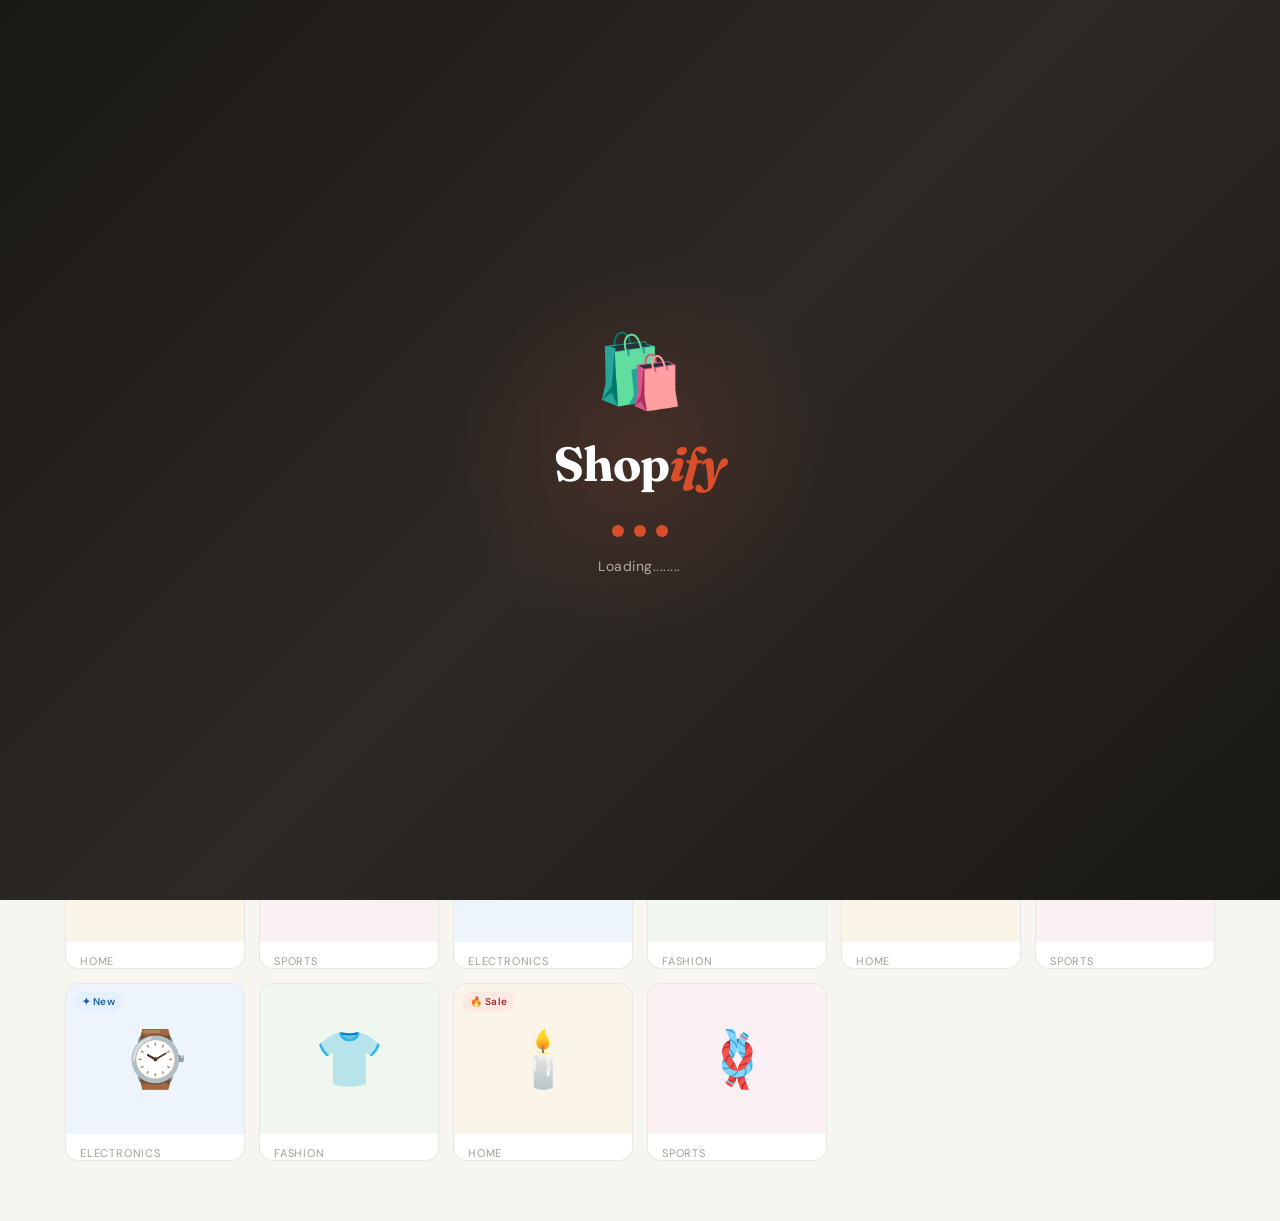
<file: index.html>
<!DOCTYPE html>
<html lang="en">
<head>
  <meta charset="UTF-8" />
  <meta name="viewport" content="width=device-width, initial-scale=1.0" />
  <title>Main Page</title>
  <link href="https://fonts.googleapis.com/css2?family=DM+Sans:wght@300;400;500;600&family=Fraunces:ital,wght@0,700;1,400&display=swap" rel="stylesheet" />
  <link rel="stylesheet" href="styles.css" />
  <link rel="stylesheet" href="shopnow-styles.css" />
</head>
<body>


<div id="splash" class="splash-screen">
  <div class="splash-content">
    <div class="splash-logo">
      <span class="splash-icon">🛍️</span>
      <h1 class="splash-title">Shop<em>ify</em></h1>
    </div>
    <div class="splash-loader">
      <div class="loader-dot"></div>
      <div class="loader-dot"></div>
      <div class="loader-dot"></div>
    </div>
    <p class="splash-tagline">Loading........</p>
  </div>
  <div class="splash-particles">
    <span class="particle">✨</span>
    <span class="particle">🛍️</span>
    <span class="particle">🎁</span>
    <span class="particle">💫</span>
    <span class="particle">🛒</span>
    <span class="particle">⭐</span>
  </div>
</div>


<header>
  <div class="header-inner">
    <a href="#" class="logo">Shop<em>ify</em></a>
    <div class="search-wrap">
      <svg width="15" height="15" viewBox="0 0 24 24" fill="none" stroke="currentColor" stroke-width="2" stroke-linecap="round" stroke-linejoin="round">
        <circle cx="11" cy="11" r="8"/><path d="M21 21l-4.35-4.35"/>
      </svg>
      <input type="text" id="searchInput" placeholder="Search for anything…" autocomplete="off" />
    </div>
    <div class="header-actions">
      <a href="track-order.html" class="icon-btn" title="Track Order" aria-label="Track Order">
        <svg width="18" height="18" viewBox="0 0 24 24" fill="none" stroke="currentColor" stroke-width="2" stroke-linecap="round" stroke-linejoin="round">
          <path d="M21 16V8a2 2 0 0 0-1-1.73l-7-4a2 2 0 0 0-2 0l-7 4A2 2 0 0 0 3 8v8a2 2 0 0 0 1 1.73l7 4a2 2 0 0 0 2 0l7-4A2 2 0 0 0 21 16z"/>
          <polyline points="3.27 6.96 12 12.01 20.73 6.96"/>
          <line x1="12" y1="22.08" x2="12" y2="12"/>
        </svg>
      </a>
      <button class="icon-btn" id="accountBtn" onclick="goToAccount()" title="Account" aria-label="Account">
        <svg width="18" height="18" viewBox="0 0 24 24" fill="none" stroke="currentColor" stroke-width="2" stroke-linecap="round" stroke-linejoin="round">
          <path d="M20 21v-2a4 4 0 0 0-4-4H8a4 4 0 0 0-4 4v2"/>
          <circle cx="12" cy="7" r="4"/>
        </svg>
      </button>
      <button class="icon-btn" onclick="toggleCart()" title="Toggle cart" aria-label="Open cart">
        <svg width="18" height="18" viewBox="0 0 24 24" fill="none" stroke="currentColor" stroke-width="2" stroke-linecap="round" stroke-linejoin="round">
          <path d="M6 2 3 6v14a2 2 0 0 0 2 2h14a2 2 0 0 0 2-2V6l-3-4z"/>
          <line x1="3" y1="6" x2="21" y2="6"/>
          <path d="M16 10a4 4 0 0 1-8 0"/>
        </svg>
        <span class="cart-badge" id="cartBadge" style="display:none">0</span>
      </button>
    </div>
  </div>
</header>


<section class="hero">
  <div class="hero-inner">
    <span class="hero-eyebrow">✦ New Arrivals Daily</span>
    <h1>Everything you need,<br><em>nasa amin kaya dito kana</em></h1>
    <p>A Website Shop platform that has a lot of affordable things &amp; things that you could buy here</p>
    <button class="hero-btn" onclick="document.querySelector('.categories-section').scrollIntoView({behavior:'smooth'})">Shop Now</button>
  </div>
</section>


<section class="categories-section">
  <div class="cat-pills" id="catPills"></div>
</section>


<div class="main">
  <div class="products-col">
    <div class="toolbar">
      <span class="results-count" id="resultsCount"></span>
      <select class="sort-select" id="sortSelect">
        <option value="default">Featured</option>
        <option value="price-asc">Price: Low → High</option>
        <option value="price-desc">Price: High → Low</option>
        <option value="rating">Top Rated</option>
      </select>
    </div>
    <div class="grid" id="productGrid"></div>
  </div>

  <aside class="cart-col" id="cartCol" style="display:none">
    <div class="cart-box">
      <div class="cart-head">
        <h3>Your Cart</h3>
        <button class="cart-clear" onclick="clearCart()">Clear all</button>
      </div>
      <div class="cart-body" id="cartBody">
        <div class="empty-state">
          <div class="empty-icon">🛒</div>
          <p>Your cart is empty.<br>Add something!</p>
        </div>
      </div>
      <div class="cart-foot" id="cartFoot" style="display:none">
        <div class="subtotal-row"><span>Subtotal</span><span id="subtotalEl">$0.00</span></div>
        <div class="subtotal-row"><span>Shipping</span><span style="color:#3B6D11">Free</span></div>
        <div class="total-row"><span>Total</span><span id="totalEl">$0.00</span></div>
        <button class="checkout-btn" onclick="checkout()">Proceed to Checkout →</button>
      </div>
    </div>
  </aside>
</div>


<div class="modal-overlay" id="modalOverlay" onclick="closeModal(event)">
  <div class="modal" id="modal">
    <div class="modal-img" id="modalImg"></div>
    <div class="modal-body">
      <div class="modal-cat" id="modalCat"></div>
      <div class="modal-name" id="modalName"></div>
      <div class="modal-desc" id="modalDesc"></div>
      <div class="modal-meta">
        <div class="modal-price" id="modalPrice"></div>
        <div class="modal-rating" id="modalRating"></div>
      </div>
      <div class="modal-actions">
        <button class="modal-add-btn" id="modalAddBtn">Add to Cart</button>
        <button class="modal-close-btn" onclick="closeModal()">Close</button>
      </div>
    </div>
  </div>
</div>


<div class="toast" id="toast"></div>


<script src="data.js"></script>
<script src="app.js"></script>
</body>
</html>
</file>
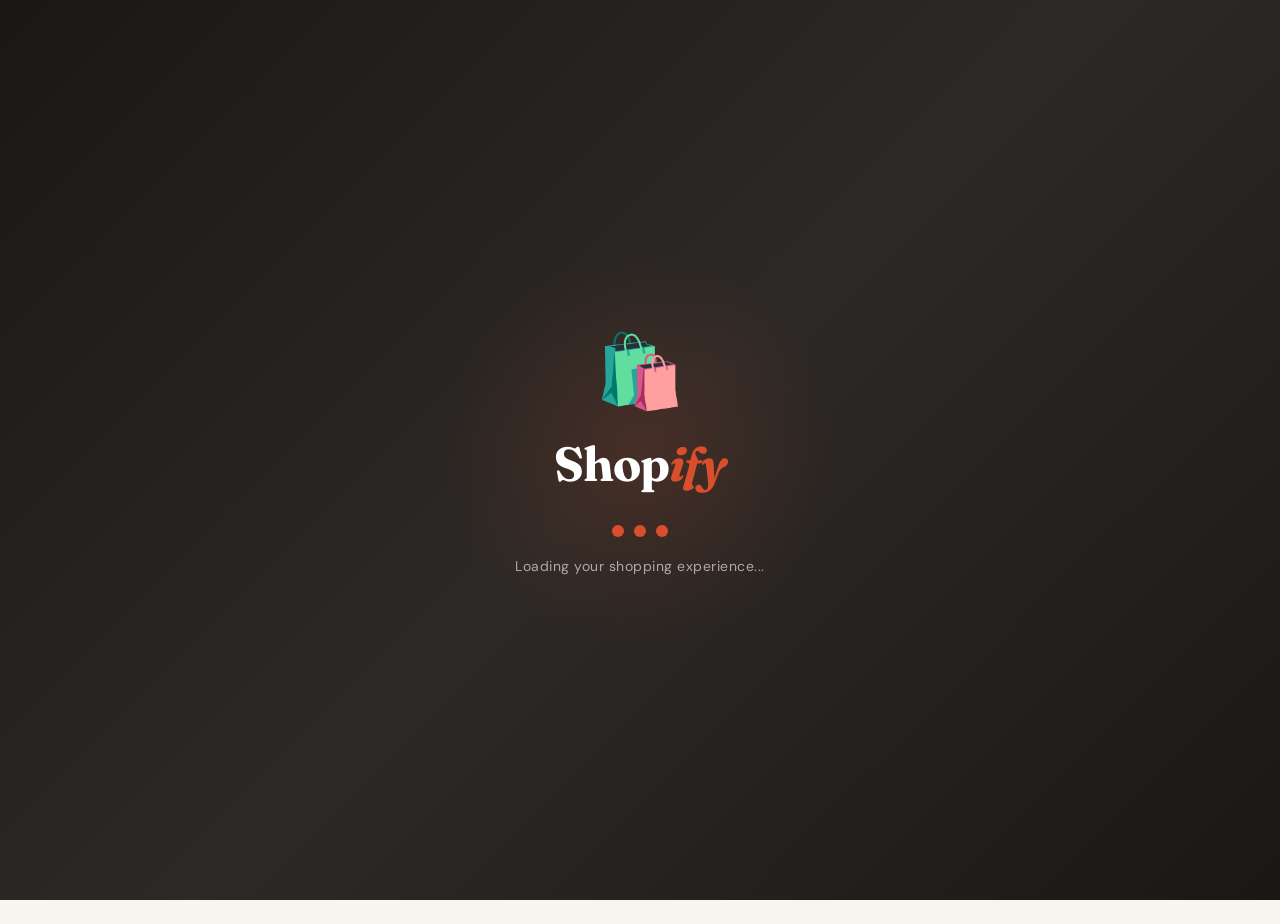
<file: account.html>
<!DOCTYPE html>
<html lang="en">
<head>
  <meta charset="UTF-8" />
  <meta name="viewport" content="width=device-width, initial-scale=1.0" />
  <title>SIGN UP PAGE</title>
  <link href="https://fonts.googleapis.com/css2?family=DM+Sans:wght@300;400;500;600&family=Fraunces:ital,wght@0,700;1,400&display=swap" rel="stylesheet" />
  <link rel="stylesheet" href="styles.css" />
  <style>
    .main-content {
      flex: 1;
      display: flex;
      align-items: center;
      justify-content: center;
      padding: 40px 24px;
      animation: fadeInUp 0.5s ease both;
    }
    .signup-card {
      width: 100%;
      max-width: 450px;
    }
    .signup-header {
      text-align: center;
      margin-bottom: 32px;
    }
    .signup-header h1 {
      font-family: 'Fraunces', serif;
      font-size: 2rem;
      margin-bottom: 8px;
    }
    .signup-header p {
      color: var(--text2);
    }
    .form-group {
      margin-bottom: 20px;
    }
    .form-group label {
      display: block;
      margin-bottom: 8px;
      font-weight: 500;
      color: var(--text);
    }
    .form-group input {
      width: 100%;
      padding: 14px 16px;
      border: 2px solid var(--border);
      border-radius: 12px;
      font-size: 1rem;
      background: var(--bg);
      color: var(--text);
      transition: border-color 0.2s;
      box-sizing: border-box;
    }
    .form-group input:focus {
      outline: none;
      border-color: var(--primary);
    }
    .form-row {
      display: flex;
      gap: 16px;
    }
    .form-row .form-group {
      flex: 1;
    }
    .save-btn {
      width: 100%;
      padding: 16px;
      background: var(--primary);
      color: white;
      border: none;
      border-radius: 12px;
      font-size: 1.1rem;
      font-weight: 600;
      cursor: pointer;
      transition: background 0.2s;
    }
    .save-btn:hover {
      background: var(--primary-dark);
    }
    .form-footer {
      text-align: center;
      margin-top: 24px;
      color: var(--text2);
    }
    .form-footer a {
      color: var(--primary);
      text-decoration: none;
      font-weight: 500;
    }
    .form-footer a:hover {
      text-decoration: underline;
    }
  </style>
</head>
<body>


<div id="splash" class="splash-screen">
  <div class="splash-content">
    <div class="splash-logo">
      <span class="splash-icon">🛍️</span>
      <h1 class="splash-title">Shop<em>ify</em></h1>
    </div>
    <div class="splash-loader">
      <div class="loader-dot"></div>
      <div class="loader-dot"></div>
      <div class="loader-dot"></div>
    </div>
    <p class="splash-tagline">Loading your shopping experience...</p>
  </div>
  <div class="splash-particles">
    <span class="particle">✨</span>
    <span class="particle">🛍️</span>
    <span class="particle">🎁</span>
    <span class="particle">💫</span>
    <span class="particle">🛒</span>
    <span class="particle">⭐</span>
  </div>
</div>


<header>
  <div class="header-inner">
    <div class="header-spacer"></div>
    <a href="index.html" class="logo">Shop<em>ify</em></a>
    <div class="header-spacer"></div>
    <a href="track-order.html" class="icon-btn" title="Track Order" aria-label="Track Order">
      <svg width="18" height="18" viewBox="0 0 24 24" fill="none" stroke="currentColor" stroke-width="2" stroke-linecap="round" stroke-linejoin="round">
        <path d="M21 16V8a2 2 0 0 0-1-1.73l-7-4a2 2 0 0 0-2 0l-7 4A2 2 0 0 0 3 8v8a2 2 0 0 0 1 1.73l7 4a2 2 0 0 0 2 0l7-4A2 2 0 0 0 21 16z"/>
        <polyline points="3.27 6.96 12 12.01 20.73 6.96"/>
        <line x1="12" y1="22.08" x2="12" y2="12"/>
      </svg>
    </a>
  </div>
</header>


<main class="main-content">
  <div class="signup-card">
    <div class="signup-header">
      <h1>Create Your Account</h1>
      <p>Join ShopNow and start shopping</p>
    </div>

    <form id="signupForm" onsubmit="handleSignup(event)">
      <div class="form-row">
        <div class="form-group">
          <label for="firstName">First Name</label>
          <input type="text" id="firstName" placeholder="John" required />
        </div>
        <div class="form-group">
          <label for="lastName">Last Name</label>
          <input type="text" id="lastName" placeholder="Doe" required />
        </div>
      </div>

      <div class="form-group">
        <label for="email">Email Address</label>
        <input type="email" id="email" placeholder="you@example.com" required />
      </div>

      <div class="form-group">
        <label for="phone">Phone Number</label>
        <input type="tel" id="phone" placeholder="+64(0986543469)" />
      </div>

      <div class="form-group">
        <label for="password">Password</label>
        <input type="password" id="password" placeholder="Create a password" required />
      </div>

      <button type="submit" class="save-btn">Create Account</button>
    </form>

    <div class="form-footer">
      <p>Already have an account? <a href="login.html">Sign In</a></p>
    </div>
  </div>
</main>


<div class="toast" id="toast"></div>


<script src="data.js"></script>
<script src="app.js"></script>

<script>
 
  function handleSignup(event) {
    event.preventDefault();
    
    const firstName = document.getElementById('firstName').value;
    const lastName = document.getElementById('lastName').value;
    const email = document.getElementById('email').value;
    const phone = document.getElementById('phone').value;
    const password = document.getElementById('password').value;
    
    if (firstName && lastName && email && password) {
      
      ShopNowDB.createUser(email, firstName + ' ' + lastName, phone);
      
      showToast('🎉 Account created successfully!');
      setTimeout(() => {
        window.location.href = 'index.html';
      }, 1000);
    }
  }
</script>

</body>
</html>
</file>
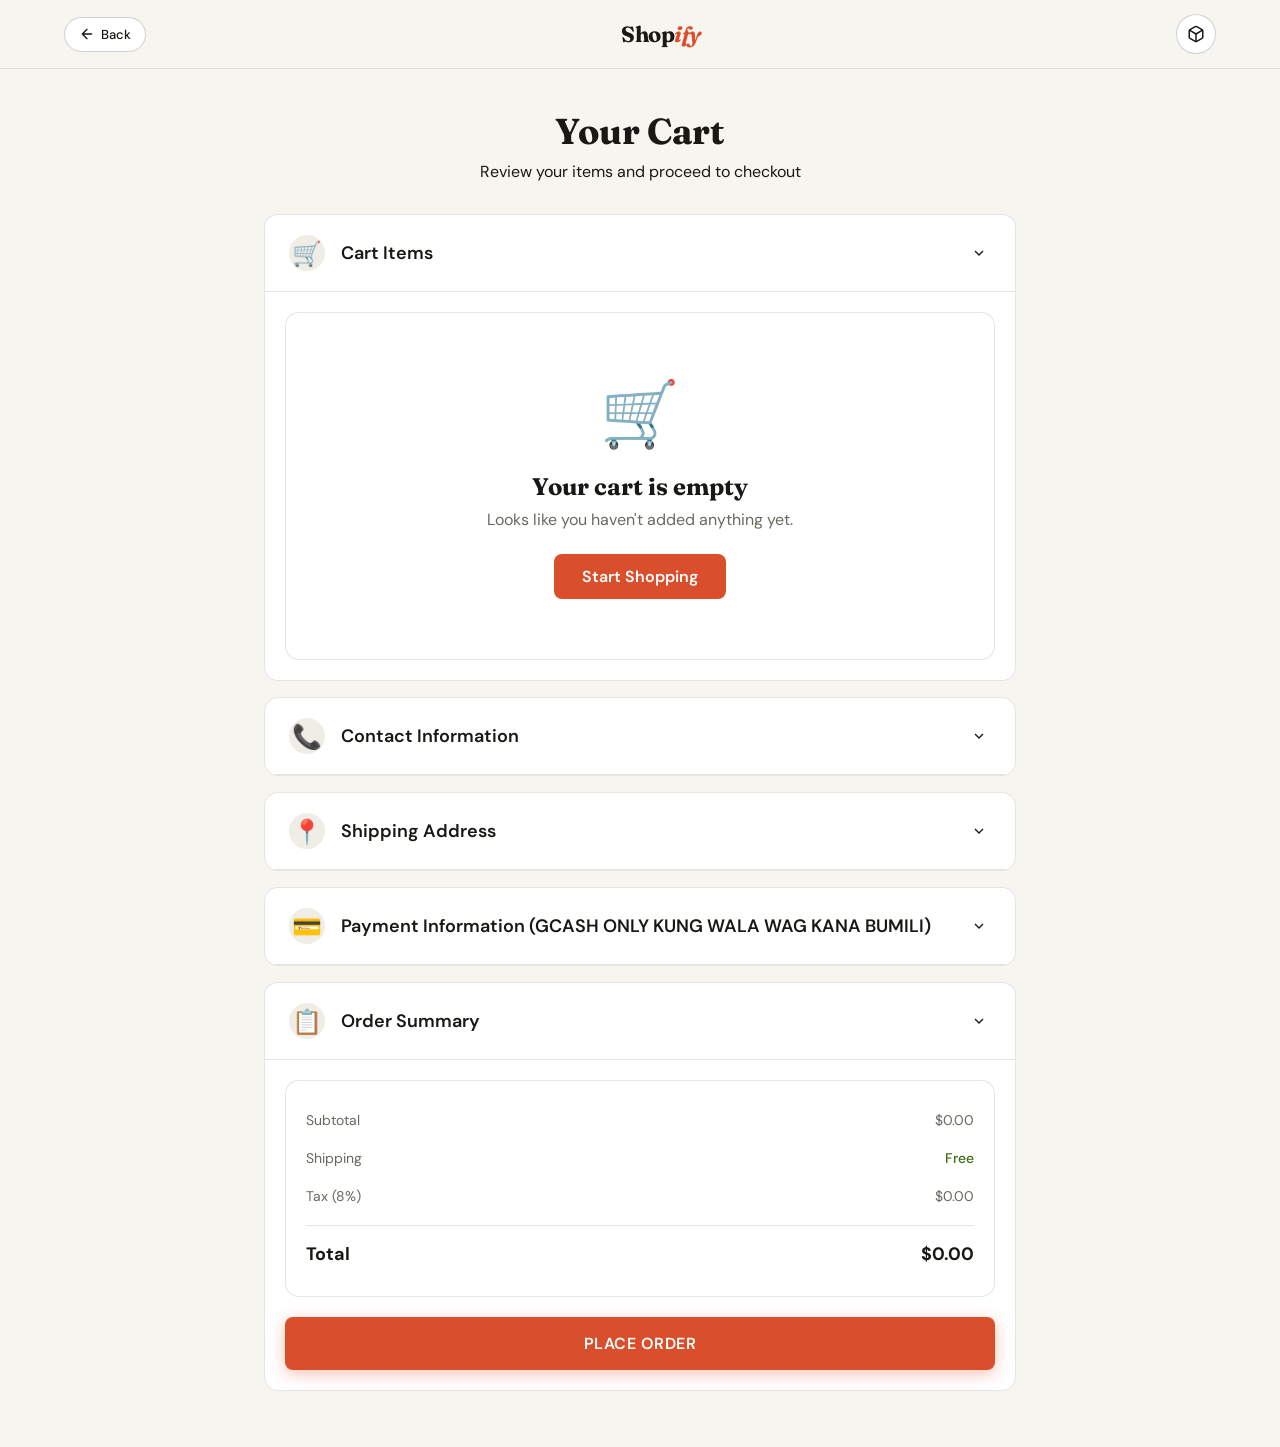
<file: cart.html>
<!DOCTYPE html>
<html lang="en">
<head>
  <meta charset="UTF-8" />
  <meta name="viewport" content="width=device-width, initial-scale=1.0" />
  <title>Cart</title>
  <link href="https://fonts.googleapis.com/css2?family=DM+Sans:wght@300;400;500;600&family=Fraunces:ital,wght@0,700;1,400&display=swap" rel="stylesheet" />
  <link rel="stylesheet" href="styles.css" />
  <link rel="stylesheet" href="cart-styles.css" />
</head>
<body>


<header>
  <div class="header-inner">
    <a href="index.html" class="back-btn">
      <svg width="16" height="16" viewBox="0 0 24 24" fill="none" stroke="currentColor" stroke-width="2" stroke-linecap="round" stroke-linejoin="round">
        <path d="M19 12H5M12 19l-7-7 7-7"/>
      </svg>
      Back
    </a>
    <div class="header-spacer"></div>
    <a href="index.html" class="logo">Shop<em>ify</em></a>
    <div class="header-spacer"></div>
    <a href="track-order.html" class="icon-btn" title="Track Order" aria-label="Track Order">
      <svg width="18" height="18" viewBox="0 0 24 24" fill="none" stroke="currentColor" stroke-width="2" stroke-linecap="round" stroke-linejoin="round">
        <path d="M21 16V8a2 2 0 0 0-1-1.73l-7-4a2 2 0 0 0-2 0l-7 4A2 2 0 0 0 3 8v8a2 2 0 0 0 1 1.73l7 4a2 2 0 0 0 2 0l7-4A2 2 0 0 0 21 16z"/>
        <polyline points="3.27 6.96 12 12.01 20.73 6.96"/>
        <line x1="12" y1="22.08" x2="12" y2="12"/>
      </svg>
    </a>
  </div>
</header>


<main class="cart-main">
  <div class="page-header">
    <h1>Your Cart</h1>
    <p>Review your items and proceed to checkout</p>
  </div>


  <div class="account-card">
    <div class="card-header" onclick="toggleCard(this)">
      <div class="card-header-left">
        <div class="card-icon">🛒</div>
        <span class="card-title">Cart Items</span>
      </div>
      <div class="card-toggle">
        <svg width="16" height="16" viewBox="0 0 24 24" fill="none" stroke="currentColor" stroke-width="2">
          <path d="M6 9l6 6 6-6"/>
        </svg>
      </div>
    </div>
    <div class="card-body open">
      <div class="cart-items" id="cartItems">
      
      </div>
      <div class="empty-cart" id="emptyCart" style="display:none">
        <div class="empty-icon">🛒</div>
        <h2>Your cart is empty</h2>
        <p>Looks like you haven't added anything yet.</p>
        <a href="index.html" class="continue-shopping-btn">Start Shopping</a>
      </div>
    </div>
  </div>

 
<form id="checkoutForm" onsubmit="processCheckout(event)">
 
  <div class="account-card">
    <div class="card-header" onclick="toggleCard(this)">
      <div class="card-header-left">
        <div class="card-icon">📞</div>
        <span class="card-title">Contact Information</span>
      </div>
      <div class="card-toggle">
        <svg width="16" height="16" viewBox="0 0 24 24" fill="none" stroke="currentColor" stroke-width="2">
          <path d="M6 9l6 6 6-6"/>
        </svg>
      </div>
    </div>
    <div class="card-body">
      <div class="form-row">
        <div class="form-group">
          <label>Full Name *</label>
          <input type="text" id="checkoutName" required placeholder="Your Full Name" />
        </div>
        <div class="form-group">
          <label>Phone Number *</label>
          <input type="tel" id="checkoutPhone" required placeholder="+63(7897653)" />
        </div>
      </div>
      <div class="form-group">
        <label>Email Address *</label>
        <input type="email" id="checkoutEmail" required placeholder="you@example.com" />
      </div>
    </div>
  </div>

 
  <div class="account-card">
    <div class="card-header" onclick="toggleCard(this)">
      <div class="card-header-left">
        <div class="card-icon">📍</div>
        <span class="card-title">Shipping Address</span>
      </div>
      <div class="card-toggle">
        <svg width="16" height="16" viewBox="0 0 24 24" fill="none" stroke="currentColor" stroke-width="2">
          <path d="M6 9l6 6 6-6"/>
        </svg>
      </div>
    </div>
    <div class="card-body">
      <div class="form-group">
        <label>Street Address *</label>
        <input type="text" id="checkoutAddress" required placeholder="Street Address" />
      </div>
      <div class="form-row">
        <div class="form-group">
          <label>City *</label>
          <input type="text" id="checkoutCity" required placeholder="City" />
        </div>
        <div class="form-group">
          <label>State/Province *</label>
          <input type="text" id="checkoutState" required placeholder="NY" />
        </div>
      </div>
      <div class="form-row">
        <div class="form-group">
          <label>ZIP/Postal Code *</label>
          <input type="text" id="checkoutZip" required placeholder="1234" />
        </div>
        <div class="form-group">
          <label>Country *</label>
          <select id="checkoutCountry" required>
            <option value="">Select Country</option>
            <option value="US">United States</option>
            <option value="CA">Philippines</option>
            <option value="UK">United Kingdom</option>
            <option value="AU">Australia</option>
            <option value="DE">Germany</option>
            <option value="FR">France</option>
            <option value="JP">Japan</option>
            <option value="OTHER">Wait lang te sofer dami nyan tinatamad ako</option>
          </select>
        </div>
      </div>
    </div>
  </div>

  
  <div class="account-card">
    <div class="card-header" onclick="toggleCard(this)">
      <div class="card-header-left">
        <div class="card-icon">💳</div>
        <span class="card-title">Payment Information (GCASH ONLY KUNG WALA WAG KANA BUMILI)</span>
      </div>
      <div class="card-toggle">
        <svg width="16" height="16" viewBox="0 0 24 24" fill="none" stroke="currentColor" stroke-width="2">
          <path d="M6 9l6 6 6-6"/>
        </svg>
      </div>
    </div>
    <div class="card-body">
      <div class="form-group">
        <label>Number *</label>
        <input type="text" id="checkoutCard" required placeholder="096-5402=2211" maxlength="13" />
      </div>
      <div class="form-row">
        <div class="form-group">
          <label>Name *</label>
          <input type="text" id="checkoutExpiry" required placeholder="John Doe" maxlength="20" />
        </div>
        <div class="form-group">
          <label>Email *</label>
          <input type="text" id="checkoutCvv" required placeholder="you@gmail.com" maxlength="20" />
        </div>
      </div>
      <div class="form-group">
        <label>Type 'YES' to confirm your info</label>
        <input type="text" id="checkoutCardName" required placeholder="YES/NO" />
      </div>
    </div>
  </div>

 
  <div class="account-card">
    <div class="card-header" onclick="toggleCard(this)">
      <div class="card-header-left">
        <div class="card-icon">📋</div>
        <span class="card-title">Order Summary</span>
      </div>
      <div class="card-toggle">
        <svg width="16" height="16" viewBox="0 0 24 24" fill="none" stroke="currentColor" stroke-width="2">
          <path d="M6 9l6 6 6-6"/>
        </svg>
      </div>
    </div>
    <div class="card-body open">
      <div class="order-summary">
        <div class="summary-row">
          <span>Subtotal</span>
          <span id="summarySubtotal">$0.00</span>
        </div>
        <div class="summary-row">
          <span>Shipping</span>
          <span class="free-shipping">Free</span>
        </div>
        <div class="summary-row">
          <span>Tax (8%)</span>
          <span id="summaryTax">$0.00</span>
        </div>
        <div class="summary-row total">
          <span>Total</span>
          <span id="summaryTotal">$0.00</span>
        </div>
      </div>
      <button type="submit" class="place-order-btn">Place Order </button>
    </div>
  </div>
</form>
</main>


<div class="toast" id="toast"></div>


<script src="data.js"></script>
<script src="app.js"></script>
<script src="cart.js"></script>
</body>
</html>
</file>
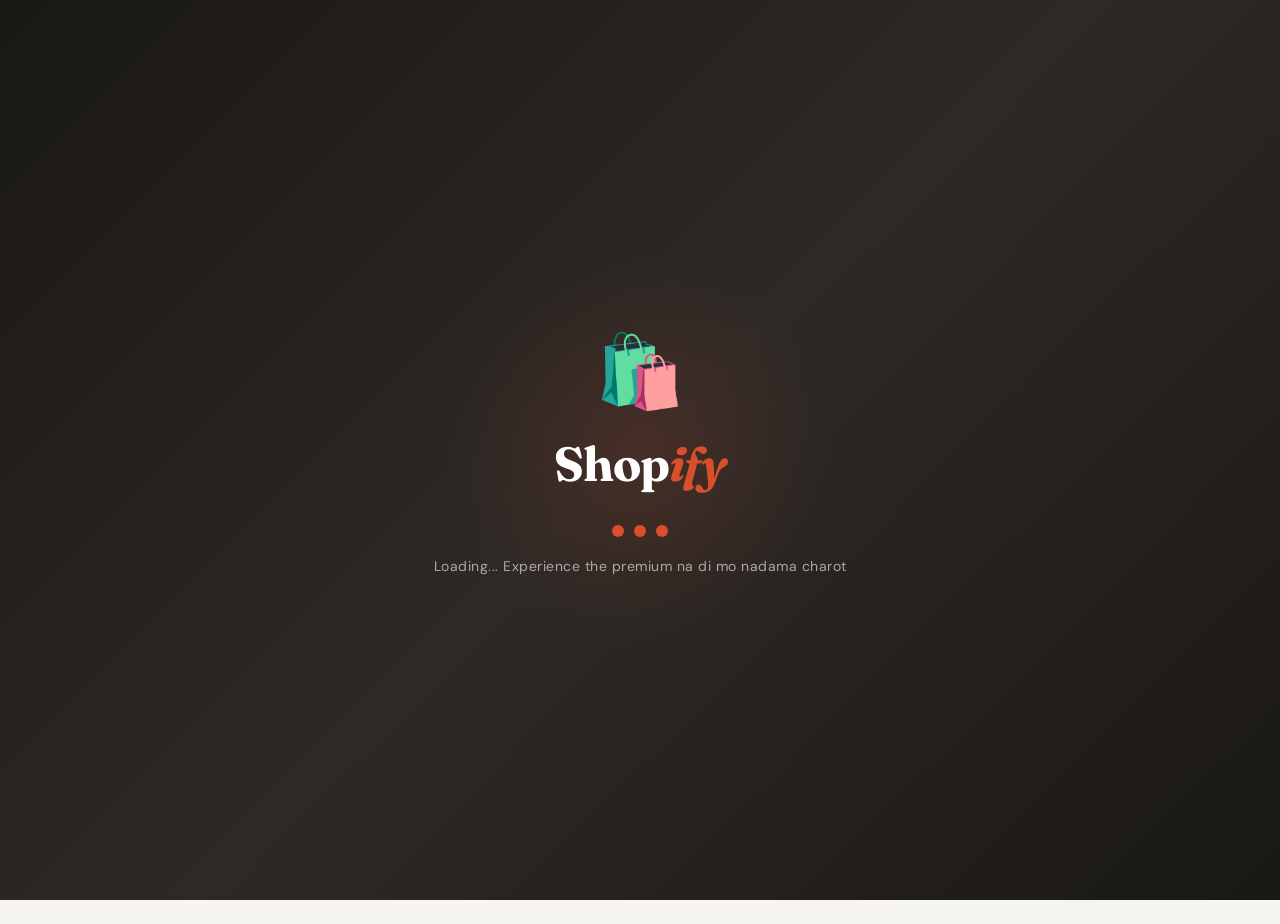
<file: login.html>
<!DOCTYPE html>
<html lang="en">
<head>
  <meta charset="UTF-8" />
  <meta name="viewport" content="width=device-width, initial-scale=1.0" />
  <title>Login Pae</title>
  <link href="https://fonts.googleapis.com/css2?family=DM+Sans:wght@300;400;500;600&family=Fraunces:ital,wght@0,700;1,400&display=swap" rel="stylesheet" />
  <link rel="stylesheet" href="styles.css" />
  <style>
    .main-content {
      flex: 1;
      display: flex;
      align-items: center;
      justify-content: center;
      padding: 40px 24px;
      animation: fadeInUp 0.5s ease both;
    }
    .welcome-card {
      text-align: center;
      max-width: 400px;
    }
    .welcome-card h1 {
      font-family: 'Fraunces', serif;
      font-size: 2.5rem;
      margin-bottom: 8px;
      color: var(--text);
    }
    .welcome-card p {
      color: var(--text2);
      margin-bottom: 40px;
    }
    .welcome-options {
      display: flex;
      flex-direction: column;
      gap: 16px;
    }
    .welcome-btn {
      padding: 20px 32px;
      border-radius: 16px;
      font-size: 1.1rem;
      font-weight: 600;
      cursor: pointer;
      transition: all 0.3s ease;
      border: none;
      text-decoration: none;
      display: block;
    }
    .welcome-btn.primary {
      background: var(--primary);
      color: white;
    }
    .welcome-btn.primary:hover {
      background: var(--primary-dark);
      transform: translateY(-2px);
    }
    .welcome-btn.secondary {
      background: var(--bg2);
      color: var(--text);
      border: 2px solid var(--border);
    }
    .welcome-btn.secondary:hover {
      border-color: var(--primary);
      color: var(--primary);
    }
    .login-form-section {
      display: none;
    }
    .login-form-section.active {
      display: block;
    }
    .back-choice {
      margin-top: 24px;
      color: var(--text2);
      cursor: pointer;
    }
    .back-choice:hover {
      color: var(--primary);
    }
  </style>
</head>
<body>


<div id="splash" class="splash-screen">
  <div class="splash-content">
    <div class="splash-logo">
      <span class="splash-icon">🛍️</span>
      <h1 class="splash-title">Shop<em>ify</em></h1>
    </div>
    <div class="splash-loader">
      <div class="loader-dot"></div>
      <div class="loader-dot"></div>
      <div class="loader-dot"></div>
    </div>
    <p class="splash-tagline">Loading... Experience the premium na di mo nadama charot</p>
  </div>
  <div class="splash-particles">
    <span class="particle">✨</span>
    <span class="particle">🛍️</span>
    <span class="particle">🎁</span>
    <span class="particle">💫</span>
    <span class="particle">🛒</span>
    <span class="particle">⭐</span>
  </div>
</div>


<header>
  <div class="header-inner">
    <div class="header-spacer"></div>
    <a href="index.html" class="logo">Shop<em>ify</em></a>
    <div class="header-spacer"></div>
    <a href="track-order.html" class="icon-btn" title="Track Order" aria-label="Track Order">
      <svg width="18" height="18" viewBox="0 0 24 24" fill="none" stroke="currentColor" stroke-width="2" stroke-linecap="round" stroke-linejoin="round">
        <path d="M21 16V8a2 2 0 0 0-1-1.73l-7-4a2 2 0 0 0-2 0l-7 4A2 2 0 0 0 3 8v8a2 2 0 0 0 1 1.73l7 4a2 2 0 0 0 2 0l7-4A2 2 0 0 0 21 16z"/>
        <polyline points="3.27 6.96 12 12.01 20.73 6.96"/>
        <line x1="12" y1="22.08" x2="12" y2="12"/>
      </svg>
    </a>
  </div>
</header>


<main class="main-content">
  
  <div class="welcome-card" id="welcomeSection">
    <h1>Welcome to Shopify</h1>
    <p>Choose how you'd like to continue</p>
    
    <div class="welcome-options">
      <a href="account.html" class="welcome-btn primary">🆕 New User? Create Account</a>
      <button class="welcome-btn secondary" onclick="showLoginForm()">🔐 Returning? Sign In</button>
    </div>
  </div>


  <div class="login-card" id="loginSection">
    <div class="login-header">
      <h1>Welcome Back</h1>
      <p>Sign in to continue shopping</p>
    </div>

    <form id="loginForm" onsubmit="handleLogin(event)">
      <div class="form-group">
        <label for="email">Email Address</label>
        <input type="email" id="email" name="email" placeholder="youandiyiee@example.com" required />
      </div>

      <div class="form-group">
        <label for="password">Password</label>
        <input type="password" id="password" name="password" placeholder="Enter your password" required />
      </div>

      <button type="submit" class="login-btn">Sign In</button>
    </form>

    <div class="form-footer">
      <p>Don't have an account? <a href="account.html">Create one</a></p>
    </div>
    
    <div class="back-choice" onclick="showWelcome()">
      ← Back to choices
    </div>
  </div>
</main>


<div class="toast" id="toast"></div>


<script src="data.js"></script>
<script src="app.js"></script>

<script>
 
  function showLoginForm() {
    document.getElementById('welcomeSection').style.display = 'none';
    document.getElementById('loginSection').classList.add('active');
  }
  
  
  function showWelcome() {
    document.getElementById('loginSection').classList.remove('active');
    document.getElementById('welcomeSection').style.display = 'block';
  }
  

  (function() {
    if (ShopNowDB.hasUser()) {
      showLoginForm();
    }
  })();
</script>

</body>
</html>
</file>
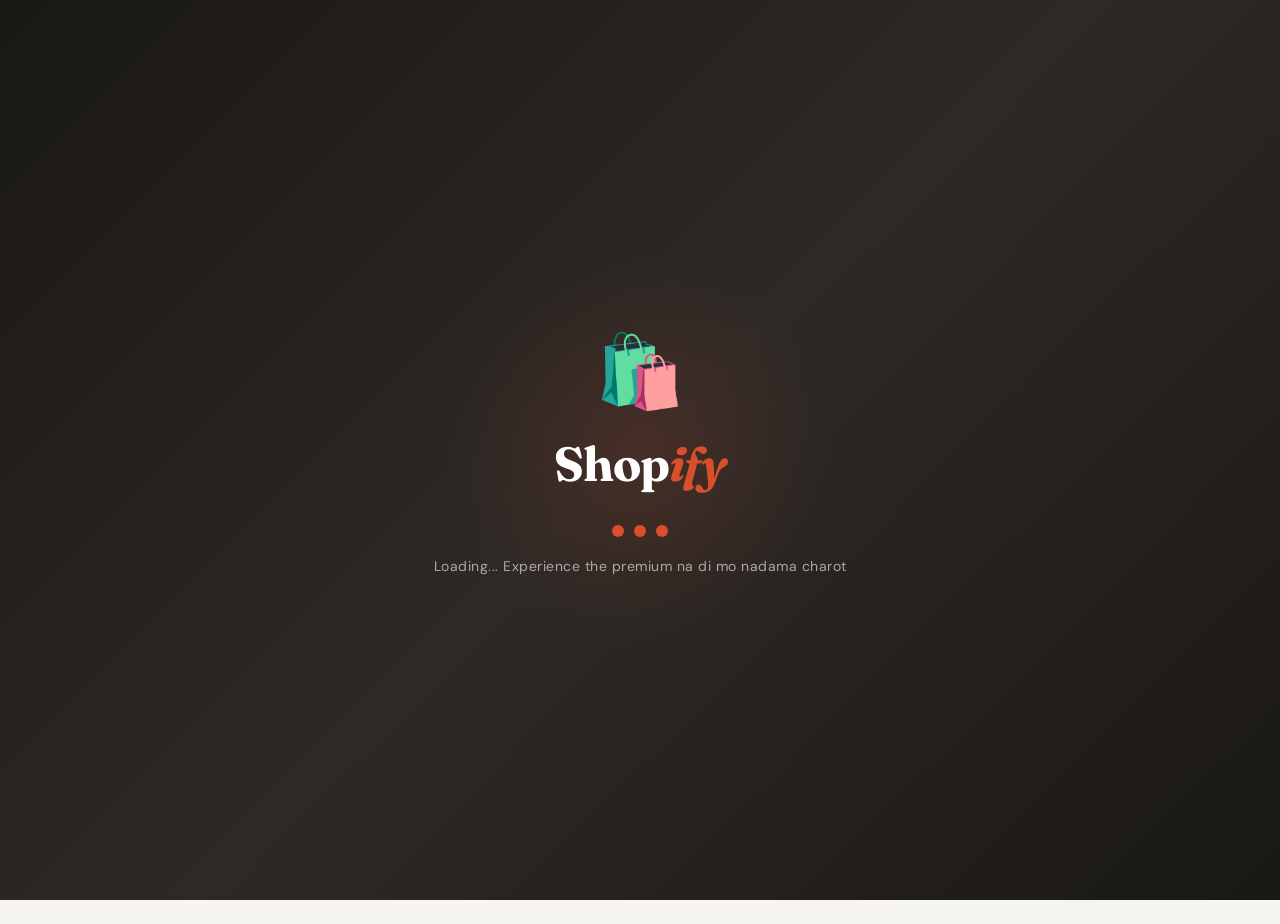
<file: myaccount.html>
<!DOCTYPE html>
<html lang="en">
<head>
  <meta charset="UTF-8" />
  <meta name="viewport" content="width=device-width, initial-scale=1.0" />
  <title>Account Page</title>
  <link href="https://fonts.googleapis.com/css2?family=DM+Sans:wght@300;400;500;600&family=Fraunces:ital,wght@0,700;1,400&display=swap" rel="stylesheet" />
  <link rel="stylesheet" href="styles.css" />
  <style>
    .main-content {
      flex: 1;
      max-width: 800px;
      margin: 0 auto;
      padding: 40px 24px;
      width: 100%;
      animation: fadeInUp 0.5s ease both;
    }
  </style>
</head>
<body>


<header>
  <div class="header-inner">
    <a href="index.html" class="back-btn">
      <svg width="16" height="16" viewBox="0 0 24 24" fill="none" stroke="currentColor" stroke-width="2" stroke-linecap="round" stroke-linejoin="round">
        <path d="M19 12H5M12 19l-7-7 7-7"/>
      </svg>
      Back
    </a>
    <div class="header-spacer"></div>
    <a href="index.html" class="logo">Shop<em>ify</em></a>
    <div class="header-spacer"></div>
    <a href="track-order.html" class="icon-btn" title="Track Order" aria-label="Track Order">
      <svg width="18" height="18" viewBox="0 0 24 24" fill="none" stroke="currentColor" stroke-width="2" stroke-linecap="round" stroke-linejoin="round">
        <path d="M21 16V8a2 2 0 0 0-1-1.73l-7-4a2 2 0 0 0-2 0l-7 4A2 2 0 0 0 3 8v8a2 2 0 0 0 1 1.73l7 4a2 2 0 0 0 2 0l7-4A2 2 0 0 0 21 16z"/>
        <polyline points="3.27 6.96 12 12.01 20.73 6.96"/>
        <line x1="12" y1="22.08" x2="12" y2="12"/>
      </svg>
    </a>
  </div>
</header>


<main class="main-content">
  <div class="page-header">
    <h1>My Account</h1>
    <p>Manage your profile, orders, and preferences</p>
  </div>

  <div class="account-sections">
   
    <div class="account-card">
      <div class="card-header" onclick="toggleCard(this)">
        <div class="card-header-left">
          <div class="card-icon">👤</div>
          <span class="card-title">Profile Information</span>
        </div>
        <div class="card-toggle">
          <svg width="16" height="16" viewBox="0 0 24 24" fill="none" stroke="currentColor" stroke-width="2">
            <path d="M6 9l6 6 6-6"/>
          </svg>
        </div>
      </div>
      <div class="card-body open">
        <div class="profile-info">
          <div class="profile-avatar" id="profileAvatar">👤</div>
          <div class="profile-details">
            <h3 id="profileName">Your Name</h3>
            <p id="profileEmail">your@email.com</p>
          </div>
        </div>
        <form class="profile-form" onsubmit="saveProfile(event)">
          <div class="form-row">
            <div class="form-group">
              <label>First Name</label>
              <input type="text" id="firstName" placeholder="First Name" />
            </div>
            <div class="form-group">
              <label>Last Name</label>
              <input type="text" id="lastName" placeholder="Last Name" />
            </div>
          </div>
          <div class="form-group">
            <label>Email Address</label>
            <input type="email" id="profileEmailInput" placeholder="you@example.com" />
          </div>
          <div class="form-group">
            <label>Phone Number</label>
            <input type="tel" id="phone" placeholder="+63(0472647583)" />
          </div>
          <button type="submit" class="save-btn">Save Changes</button>
        </form>
      </div>
    </div>

    
    <div class="account-card">
      <div class="card-header" onclick="toggleCard(this)">
        <div class="card-header-left">
          <div class="card-icon">📦</div>
          <span class="card-title">Order History</span>
        </div>
        <div class="card-toggle">
          <svg width="16" height="16" viewBox="0 0 24 24" fill="none" stroke="currentColor" stroke-width="2">
            <path d="M6 9l6 6 6-6"/>
          </svg>
        </div>
      </div>
      <div class="card-body">
        <div class="order-list" id="orderList">
         
        </div>
      </div>
    </div>

   
    <div class="account-card">
      <div class="card-header" onclick="toggleCard(this)">
        <div class="card-header-left">
          <div class="card-icon">⚙️</div>
          <span class="card-title">Settings</span>
        </div>
        <div class="card-toggle">
          <svg width="16" height="16" viewBox="0 0 24 24" fill="none" stroke="currentColor" stroke-width="2">
            <path d="M6 9l6 6 6-6"/>
          </svg>
        </div>
      </div>
      <div class="card-body">
        <div class="settings-list" id="settingsList">
         
        </div>
      </div>
    </div>

   
    <div class="logout-section">
      <button class="logout-btn" onclick="handleLogout()">Sign Out</button>
    </div>
  </div>
</main>


<div class="toast" id="toast"></div>


<script src="data.js"></script>
<script>
  
  if (!ShopNowDB.hasUser()) {
    window.location.href = 'login.html';
  }
</script>


<script src="app.js"></script>

</body>
</html>
</file>
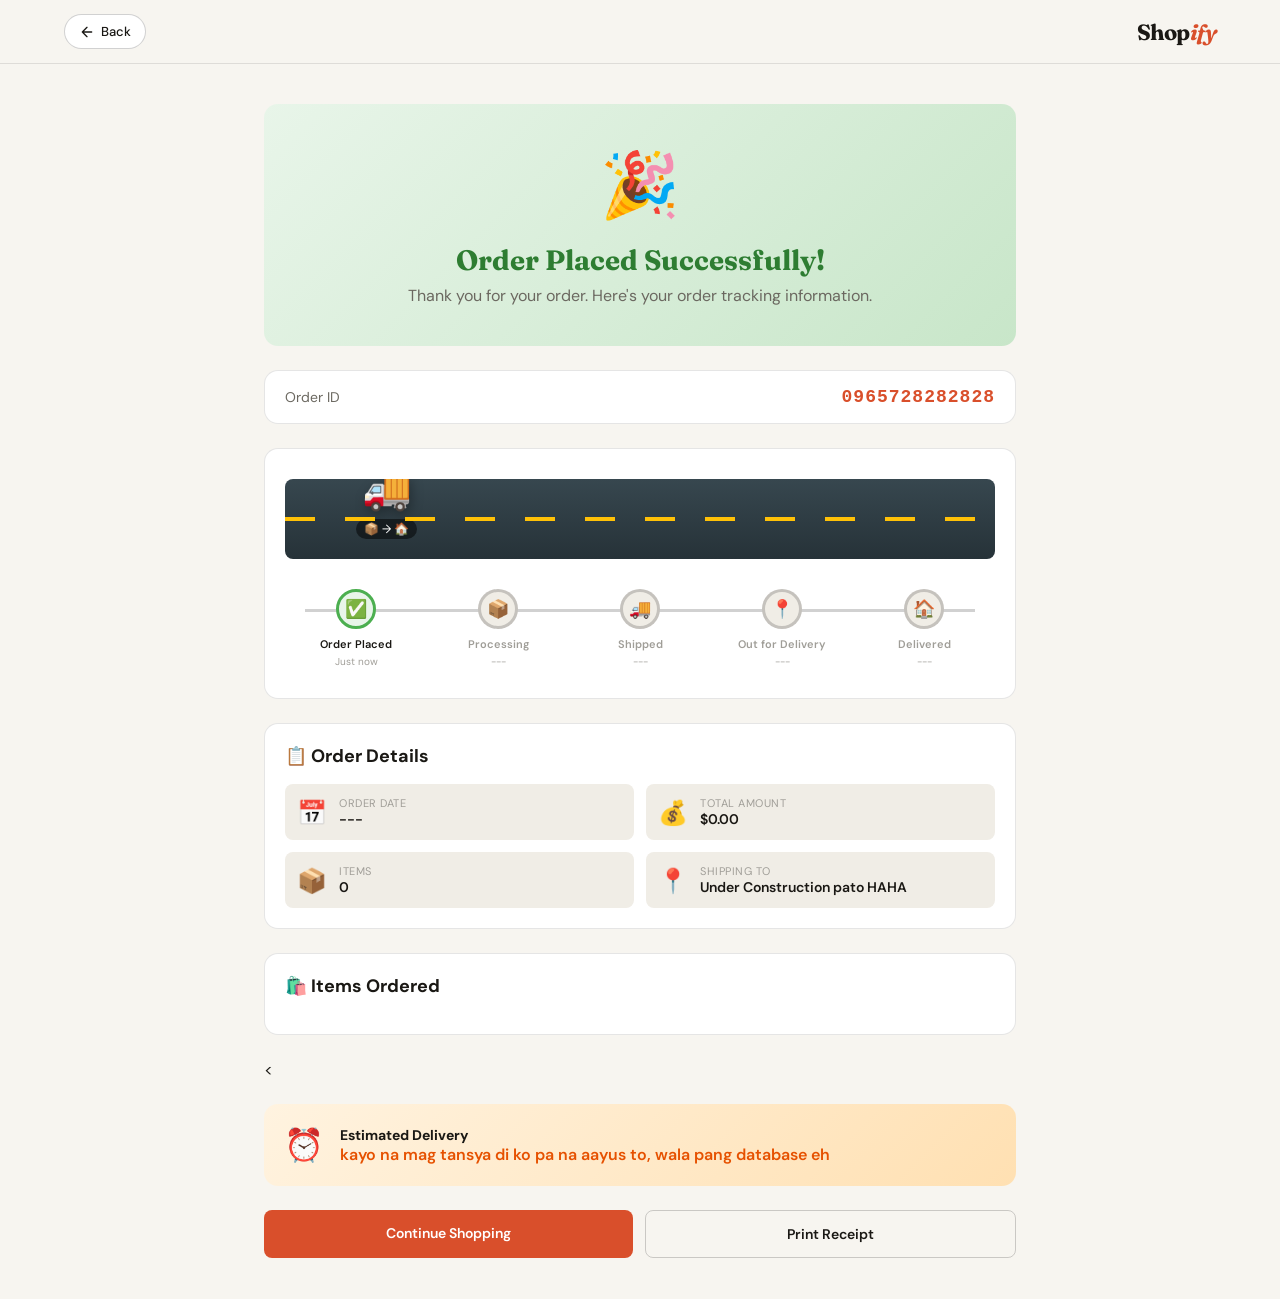
<file: track-order.html>
<!DOCTYPE html>
<html lang="en">
<head>
  <meta charset="UTF-8" />
  <meta name="viewport" content="width=device-width, initial-scale=1.0" />
  <title>Track Page</title>
  <link href="https://fonts.googleapis.com/css2?family=DM+Sans:wght@300;400;500;600&family=Fraunces:ital,wght@0,700;1,400&display=swap" rel="stylesheet" />
  <link rel="stylesheet" href="styles.css" />
  <link rel="stylesheet" href="track-styles.css" />
</head>
<body>


<header>
  <div class="header-inner">
    <a href="index.html" class="back-btn">
      <svg width="16" height="16" viewBox="0 0 24 24" fill="none" stroke="currentColor" stroke-width="2" stroke-linecap="round" stroke-linejoin="round">
        <path d="M19 12H5M12 19l-7-7 7-7"/>
      </svg>
      Back
    </a>
    <div class="header-spacer"></div>
    <a href="index.html" class="logo">Shop<em>ify</em></a>
  </div>
</header>

  
<main class="track-main">
  <div class="track-container">
   
    <div class="success-message" id="successMessage">
      <div class="success-icon">🎉</div>
      <h1>Order Placed Successfully!</h1>
      <p>Thank you for your order. Here's your order tracking information.</p>
    </div>

    
    <div class="order-id-box">
      <span class="order-id-label">Order ID</span>
      <span class="order-id-value" id="orderId">0965728282828</span>
    </div>

   
    <div class="delivery-animation">
      <div class="road">
        <div class="truck" id="truck">
          <div class="truck-body">🚚</div>
          <div class="truck-route">📦 → 🏠</div>
        </div>
        <div class="road-lines"></div>
      </div>
      <div class="delivery-status" id="deliveryStatus">
        <div class="status-step active" data-step="1">
          <div class="step-icon">✅</div>
          <div class="step-label">Order Placed</div>
          <div class="step-time" id="time1">Just now</div>
        </div>
        <div class="status-step" data-step="2">
          <div class="step-icon">📦</div>
          <div class="step-label">Processing</div>
          <div class="step-time" id="time2">---</div>
        </div>
        <div class="status-step" data-step="3">
          <div class="step-icon">🚚</div>
          <div class="step-label">Shipped</div>
          <div class="step-time" id="time3">---</div>
        </div>
        <div class="status-step" data-step="4">
          <div class="step-icon">📍</div>
          <div class="step-label">Out for Delivery</div>
          <div class="step-time" id="time4">---</div>
        </div>
        <div class="status-step" data-step="5">
          <div class="step-icon">🏠</div>
          <div class="step-label">Delivered</div>
          <div class="step-time" id="time5">---</div>
        </div>
      </div>
    </div>

   
    <div class="order-details">
      <h2>📋 Order Details</h2>
      <div class="details-grid">
        <div class="detail-card">
          <div class="detail-icon">📅</div>
          <div class="detail-content">
            <span class="detail-label">Order Date</span>
            <span class="detail-value" id="orderDate">---</span>
          </div>
        </div>
        <div class="detail-card">
          <div class="detail-icon">💰</div>
          <div class="detail-content">
            <span class="detail-label">Total Amount</span>
            <span class="detail-value" id="orderTotal">$0.00</span>
          </div>
        </div>
        <div class="detail-card">
          <div class="detail-icon">📦</div>
          <div class="detail-content">
            <span class="detail-label">Items</span>
            <span class="detail-value" id="orderItems">0</span>
          </div>
        </div>
        <div class="detail-card">
          <div class="detail-icon">📍</div>
          <div class="detail-content">
            <span class="detail-label">Shipping To</span>
            <span class="detail-value" id="shippingAddress">Under Construction pato HAHA</span>
          </div>
        </div>
      </div>
    </div>

   
    <div class="order-items-section">
      <h2>🛍️ Items Ordered</h2>
      <div class="items-list" id="itemsList">
       
      </div>
    </div>

    <
    <div class="estimated-delivery">
      <div class="delivery-icon">⏰</div>
      <div class="delivery-text">
        <strong>Estimated Delivery</strong>
        <span id="estimatedDate">kayo na mag tansya di ko pa na aayus to, wala pang database eh</span>
      </div>
    </div>

    
    <div class="track-actions">
      <a href="index.html" class="track-btn primary">Continue Shopping</a>
      <button class="track-btn secondary" onclick="window.print()">Print Receipt</button>
    </div>
  </div>
</main>


<div class="toast" id="toast"></div>


<script src="data.js"></script>
<script>

  console.log('track-order.html: ShopNowDB loaded:', typeof ShopNowDB !== 'undefined');
</script>
<script src="app.js"></script>
<script src="track.js"></script>
</body>
</html>
</file>
<file: styles.css>
*, *::before, *::after { box-sizing: border-box; margin: 0; padding: 0; }

:root {
  --bg: #F7F5F0;
  --surface: #FFFFFF;
  --surface2: #F0EDE6;
  --border: rgba(0,0,0,0.10);
  --border2: rgba(0,0,0,0.18);
  --text: #1A1814;
  --text2: #6B6860;
  --text3: #A09E98;
  --accent: #D94F2B;
  --accent2: #B33D1E;
  --gold: #B87D2F;
  --radius: 14px;
  --radius-sm: 8px;
}

html { scroll-behavior: smooth; }

body {
  font-family: 'DM Sans', sans-serif;
  background: var(--bg);
  color: var(--text);
  min-height: 100vh;
  display: flex;
  flex-direction: column;
  overflow-x: hidden;
}

/* SPLASH SCREEN */
.splash-screen {
  position: fixed;
  top: 0;
  left: 0;
  width: 100%;
  height: 100%;
  background: linear-gradient(135deg, #1A1814 0%, #2D2926 50%, #1A1814 100%);
  display: flex;
  align-items: center;
  justify-content: center;
  z-index: 9999;
  opacity: 1;
  visibility: visible;
  transition: opacity 0.6s ease, visibility 0.6s ease;
}

.splash-screen.hidden {
  opacity: 0;
  visibility: hidden;
}


.splash-screen::before {
  content: '';
  position: absolute;
  width: 400px;
  height: 400px;
  background: radial-gradient(circle, rgba(217,79,43,0.15) 0%, transparent 70%);
  top: 50%;
  left: 50%;
  transform: translate(-50%, -50%);
  animation: glowPulse 2s ease-in-out infinite;
}

@keyframes glowPulse {
  0%, 100% { transform: translate(-50%, -50%) scale(1); opacity: 0.5; }
  50% { transform: translate(-50%, -50%) scale(1.2); opacity: 0.8; }
}

.splash-content {
  text-align: center;
  color: white;
  animation: fadeInUp 0.8s ease both;
  z-index: 1;
}

@keyframes fadeInUp {
  from { opacity: 0; transform: translateY(30px); }
  to { opacity: 1; transform: translateY(0); }
}

.splash-logo {
  margin-bottom: 32px;
}

.splash-icon {
  display: inline-block;
  font-size: 72px;
  margin-bottom: 16px;
  animation: bounce 1.5s ease infinite;
}

@keyframes bounce {
  0%, 100% { transform: translateY(0); }
  50% { transform: translateY(-12px); }
}

.splash-title {
  font-family: 'Fraunces', serif;
  font-size: 48px;
  font-weight: 700;
  letter-spacing: -1px;
}

.splash-title em {
  color: var(--accent);
  font-style: italic;
}

.splash-loader {
  display: flex;
  justify-content: center;
  gap: 10px;
  margin-bottom: 20px;
}

.loader-dot {
  width: 12px;
  height: 12px;
  background: var(--accent);
  border-radius: 50%;
  animation: pulse 1.4s ease-in-out infinite;
}

.loader-dot:nth-child(1) { animation-delay: 0s; }
.loader-dot:nth-child(2) { animation-delay: 0.2s; }
.loader-dot:nth-child(3) { animation-delay: 0.4s; }

@keyframes pulse {
  0%, 80%, 100% { 
    transform: scale(0.6);
    opacity: 0.5;
  }
  40% { 
    transform: scale(1);
    opacity: 1;
  }
}

.splash-tagline {
  font-size: 14px;
  color: rgba(255,255,255,0.6);
  letter-spacing: 0.5px;
}

.splash-particles {
  position: absolute;
  width: 100%;
  height: 100%;
  top: 0;
  left: 0;
  pointer-events: none;
  overflow: hidden;
}

.particle {
  position: absolute;
  font-size: 24px;
  opacity: 0;
  animation: float 4s ease-in-out infinite;
}

.particle:nth-child(1) { left: 10%; top: 20%; animation-delay: 0s; }
.particle:nth-child(2) { left: 20%; top: 70%; animation-delay: 0.5s; }
.particle:nth-child(3) { left: 50%; top: 15%; animation-delay: 1s; }
.particle:nth-child(4) { left: 70%; top: 60%; animation-delay: 1.5s; }
.particle:nth-child(5) { left: 80%; top: 25%; animation-delay: 2s; }
.particle:nth-child(6) { left: 90%; top: 80%; animation-delay: 2.5s; }

@keyframes float {
  0% { 
    opacity: 0;
    transform: translateY(20px) rotate(0deg);
  }
  20% {
    opacity: 1;
  }
  80% {
    opacity: 1;
  }
  100% { 
    opacity: 0;
    transform: translateY(-40px) rotate(360deg);
  }
}

/* HEADER */
header {
  position: sticky;
  top: 0;
  z-index: 100;
  background: rgba(247,245,240,0.92);
  backdrop-filter: blur(14px);
  -webkit-backdrop-filter: blur(14px);
  border-bottom: 1px solid var(--border);
}

.header-inner {
  max-width: 1200px;
  margin: 0 auto;
  padding: 14px 24px;
  display: flex;
  align-items: center;
  gap: 18px;
}

.logo {
  font-family: 'Fraunces', serif;
  font-size: 22px;
  font-weight: 700;
  letter-spacing: -0.5px;
  color: var(--text);
  text-decoration: none;
  white-space: nowrap;
  flex-shrink: 0;
}
.logo em { color: var(--accent); font-style: italic; }

.header-spacer { flex: 1; }


.back-btn {
  display: flex;
  align-items: center;
  gap: 6px;
  padding: 8px 14px;
  border-radius: 999px;
  border: 1px solid var(--border2);
  background: var(--surface);
  color: var(--text);
  font-family: 'DM Sans', sans-serif;
  font-size: 13px;
  font-weight: 500;
  cursor: pointer;
  text-decoration: none;
  transition: all 0.18s;
}
.back-btn:hover {
  background: var(--surface2);
  border-color: var(--accent);
  color: var(--accent);
}
.back-btn svg { width: 16px; height: 16px; }


.search-wrap { flex: 1; position: relative; }
.search-wrap svg {
  position: absolute;
  left: 13px;
  top: 50%;
  transform: translateY(-50%);
  pointer-events: none;
  color: var(--text3);
}
.search-wrap input {
  width: 100%;
  padding: 10px 14px 10px 38px;
  border: 1px solid var(--border2);
  border-radius: 999px;
  font-family: 'DM Sans', sans-serif;
  font-size: 14px;
  background: var(--surface);
  color: var(--text);
  outline: none;
  transition: border-color 0.2s, box-shadow 0.2s;
}
.search-wrap input:focus {
  border-color: var(--accent);
  box-shadow: 0 0 0 3px rgba(217,79,43,0.12);
}

/* HEADER ACTIONS */
.header-actions { display: flex; gap: 10px; align-items: center; flex-shrink: 0; }

.icon-btn {
  position: relative;
  width: 40px; height: 40px;
  border-radius: 50%;
  border: 1px solid var(--border2);
  background: var(--surface);
  cursor: pointer;
  display: flex; align-items: center; justify-content: center;
  color: var(--text);
  transition: background 0.15s;
}
.icon-btn:hover { background: var(--surface2); }

.cart-badge {
  position: absolute;
  top: -4px; right: -4px;
  background: var(--accent);
  color: #fff;
  font-size: 10px;
  font-weight: 600;
  border-radius: 999px;
  min-width: 18px;
  height: 18px;
  display: flex; align-items: center; justify-content: center;
  padding: 0 4px;
  border: 2px solid var(--bg);
}

/* MAIN CONTENT */
.main-content {
  flex: 1;
  max-width: 800px;
  margin: 0 auto;
  padding: 40px 24px;
  width: 100%;
  animation: fadeInUp 0.5s ease both;
}

@keyframes fadeInUp {
  from { opacity: 0; transform: translateY(24px); }
  to { opacity: 1; transform: translateY(0); }
}

.page-header {
  margin-bottom: 32px;
}

.page-header h1 {
  font-family: 'Fraunces', serif;
  font-size: 32px;
  font-weight: 700;
  margin-bottom: 8px;
}

.page-header p {
  font-size: 14px;
  color: var(--text2);
}

/* LOGIN CARD */
.login-card {
  background: var(--surface);
  border: 1px solid var(--border);
  border-radius: var(--radius);
  padding: 40px 36px;
  width: 100%;
  max-width: 400px;
  margin: 0 auto;
  box-shadow: 0 8px 32px rgba(0,0,0,0.06);
}

.login-header {
  text-align: center;
  margin-bottom: 32px;
}

.login-header h1 {
  font-family: 'Fraunces', serif;
  font-size: 28px;
  font-weight: 700;
  margin-bottom: 8px;
}

.login-header p {
  font-size: 14px;
  color: var(--text2);
}

.form-group {
  margin-bottom: 20px;
}

.form-group label {
  display: block;
  font-size: 13px;
  font-weight: 500;
  margin-bottom: 8px;
  color: var(--text);
}

.form-group input {
  width: 100%;
  padding: 12px 16px;
  border: 1px solid var(--border2);
  border-radius: var(--radius-sm);
  font-family: 'DM Sans', sans-serif;
  font-size: 14px;
  background: var(--surface);
  color: var(--text);
  outline: none;
  transition: border-color 0.2s, box-shadow 0.2s;
}

.form-group input:focus {
  border-color: var(--accent);
  box-shadow: 0 0 0 3px rgba(217,79,43,0.12);
}

.login-btn {
  width: 100%;
  padding: 14px;
  background: linear-gradient(135deg, #D94F2B 0%, #E85D3A 50%, #D94F2B 100%);
  color: #fff;
  border: none;
  border-radius: var(--radius-sm);
  font-family: 'DM Sans', sans-serif;
  font-size: 15px;
  font-weight: 700;
  cursor: pointer;
  transition: all 0.2s ease;
  margin-top: 8px;
  box-shadow: 0 4px 15px rgba(217, 79, 43, 0.35);
}

.login-btn:hover {
  background: linear-gradient(135deg, #B33D1E 0%, #D94F2B 50%, #B33D1E 100%);
  transform: translateY(-2px);
  box-shadow: 0 6px 20px rgba(217, 79, 43, 0.5);
}

.login-btn:active {
  transform: scale(0.98);
}

.form-footer {
  text-align: center;
  margin-top: 24px;
  padding-top: 24px;
  border-top: 1px solid var(--border);
}

.form-footer p {
  font-size: 13px;
  color: var(--text2);
}

.form-footer a {
  color: var(--accent);
  text-decoration: none;
  font-weight: 500;
}

.form-footer a:hover {
  text-decoration: underline;
}

.forgot-link {
  display: block;
  text-align: right;
  font-size: 12px;
  color: var(--text3);
  text-decoration: none;
  margin-top: 6px;
}

.forgot-link:hover {
  color: var(--accent);
}

/* ACCOUNT SECTIONS */
.account-sections {
  display: flex;
  flex-direction: column;
  gap: 20px;
}

.account-card {
  background: var(--surface);
  border: 1px solid var(--border);
  border-radius: var(--radius);
  overflow: hidden;
}

.card-header {
  padding: 18px 20px;
  border-bottom: 1px solid var(--border);
  display: flex;
  align-items: center;
  justify-content: space-between;
  cursor: pointer;
  transition: background 0.15s;
}

.card-header:hover {
  background: var(--surface2);
}

.card-header-left {
  display: flex;
  align-items: center;
  gap: 12px;
}

.card-icon {
  width: 36px;
  height: 36px;
  border-radius: 50%;
  background: var(--surface2);
  display: flex;
  align-items: center;
  justify-content: center;
  font-size: 18px;
}

.card-title {
  font-size: 15px;
  font-weight: 600;
}

.card-toggle {
  width: 24px;
  height: 24px;
  display: flex;
  align-items: center;
  justify-content: center;
  color: var(--text3);
  transition: transform 0.2s;
}

.card-toggle.open {
  transform: rotate(180deg);
}

.card-body {
  padding: 0 20px;
  max-height: 0;
  overflow: hidden;
  transition: max-height 0.3s ease, padding 0.3s ease;
}

.card-body.open {
  padding: 20px;
  max-height: 400px;
}

/* PROFILE SECTION */
.profile-info {
  display: flex;
  align-items: center;
  gap: 16px;
  margin-bottom: 20px;
}

.profile-avatar {
  width: 64px;
  height: 64px;
  border-radius: 50%;
  background: linear-gradient(135deg, var(--accent) 0%, var(--accent2) 100%);
  display: flex;
  align-items: center;
  justify-content: center;
  font-size: 28px;
  color: #fff;
  font-weight: 600;
}

.profile-details h3 {
  font-size: 18px;
  font-weight: 600;
  margin-bottom: 4px;
}

.profile-details p {
  font-size: 13px;
  color: var(--text2);
}

.profile-form {
  display: flex;
  flex-direction: column;
  gap: 16px;
}

.form-row {
  display: grid;
  grid-template-columns: 1fr 1fr;
  gap: 16px;
}

@media (max-width: 480px) {
  .form-row { grid-template-columns: 1fr; }
}

.form-group-row {
  display: flex;
  flex-direction: column;
  gap: 6px;
}

.form-group-row label {
  font-size: 12px;
  font-weight: 500;
  color: var(--text2);
  text-transform: uppercase;
  letter-spacing: 0.5px;
}

.form-group-row input {
  padding: 10px 14px;
  border: 1px solid var(--border2);
  border-radius: var(--radius-sm);
  font-family: 'DM Sans', sans-serif;
  font-size: 14px;
  background: var(--surface);
  color: var(--text);
  outline: none;
  transition: border-color 0.2s;
}

.form-group-row input:focus {
  border-color: var(--accent);
}

.save-btn {
  align-self: flex-start;
  padding: 14px 32px;
  background: linear-gradient(135deg, #D94F2B 0%, #E85D3A 50%, #D94F2B 100%);
  color: #fff;
  border: none;
  border-radius: var(--radius-sm);
  font-family: 'DM Sans', sans-serif;
  font-size: 15px;
  font-weight: 700;
  cursor: pointer;
  transition: all 0.2s ease;
  box-shadow: 0 4px 15px rgba(217, 79, 43, 0.35);
  text-transform: uppercase;
  letter-spacing: 0.5px;
}

.save-btn:hover {
  background: linear-gradient(135deg, #B33D1E 0%, #D94F2B 50%, #B33D1E 100%);
  box-shadow: 0 6px 20px rgba(217, 79, 43, 0.5);
  transform: translateY(-2px);
}


.place-order-btn {
  width: 100%;
  padding: 16px 32px;
  background: linear-gradient(135deg, #D94F2B 0%, #E85D3A 50%, #D94F2B 100%);
  color: #fff;
  border: none;
  border-radius: var(--radius-sm);
  font-family: 'DM Sans', sans-serif;
  font-size: 16px;
  font-weight: 700;
  cursor: pointer;
  transition: all 0.2s ease;
  box-shadow: 0 4px 15px rgba(217, 79, 43, 0.35);
  text-transform: uppercase;
  letter-spacing: 0.5px;
}

.place-order-btn:hover {
  background: linear-gradient(135deg, #B33D1E 0%, #D94F2B 50%, #B33D1E 100%);
  box-shadow: 0 6px 20px rgba(217, 79, 43, 0.5);
  transform: translateY(-2px);
}

.order-list {
  display: flex;
  flex-direction: column;
  gap: 12px;
}

.order-item {
  display: flex;
  align-items: center;
  justify-content: space-between;
  padding: 14px;
  background: var(--surface2);
  border-radius: var(--radius-sm);
}

.order-info {
  display: flex;
  align-items: center;
  gap: 12px;
}

.order-emoji {
  font-size: 24px;
}

.order-details h4 {
  font-size: 14px;
  font-weight: 600;
  margin-bottom: 2px;
}

.order-details p {
  font-size: 12px;
  color: var(--text2);
}

.order-status {
  font-size: 11px;
  font-weight: 600;
  padding: 4px 10px;
  border-radius: 999px;
}

.status-delivered {
  background: #E4F7E4;
  color: #2E7D32;
}

.status-processing {
  background: #E3F2FD;
  color: #1565C0;
}

.status-shipped {
  background: #FFF3E0;
  color: #E65100;
}


.settings-list {
  display: flex;
  flex-direction: column;
  gap: 8px;
}

.settings-item {
  display: flex;
  align-items: center;
  justify-content: space-between;
  padding: 12px 14px;
  background: var(--surface2);
  border-radius: var(--radius-sm);
  cursor: pointer;
  transition: background 0.15s;
}

.settings-item:hover {
  background: var(--border);
}

.settings-item-left {
  display: flex;
  align-items: center;
  gap: 10px;
}

.settings-item span {
  font-size: 14px;
}

.settings-toggle {
  width: 40px;
  height: 22px;
  background: var(--border2);
  border-radius: 999px;
  position: relative;
  cursor: pointer;
  transition: background 0.2s;
}

.settings-toggle.active {
  background: var(--accent);
}

.settings-toggle::after {
  content: '';
  position: absolute;
  width: 18px;
  height: 18px;
  background: #fff;
  border-radius: 50%;
  top: 2px;
  left: 2px;
  transition: transform 0.2s;
  box-shadow: 0 1px 3px rgba(0,0,0,0.2);
}

.settings-toggle.active::after {
  transform: translateX(18px);
}


.logout-section {
  margin-top: 12px;
}

.logout-btn {
  width: 100%;
  padding: 14px;
  background: transparent;
  color: var(--accent);
  border: 1px solid var(--accent);
  border-radius: var(--radius-sm);
  font-family: 'DM Sans', sans-serif;
  font-size: 14px;
  font-weight: 600;
  cursor: pointer;
  transition: all 0.18s;
}

.logout-btn:hover {
  background: var(--accent);
  color: #fff;
}


.toast {
  position: fixed;
  bottom: 28px;
  left: 50%;
  transform: translateX(-50%) translateY(16px);
  background: #1A1814;
  color: #F7F5F0;
  padding: 10px 22px;
  border-radius: 999px;
  font-size: 13px;
  font-weight: 500;
  opacity: 0;
  pointer-events: none;
  transition: opacity 0.22s, transform 0.22s;
  z-index: 9999;
  white-space: nowrap;
}
.toast.show { opacity: 1; transform: translateX(-50%) translateY(0); }


@media (max-width: 480px) {
  .main-content { padding: 24px 16px; }
  .page-header h1 { font-size: 26px; }
  .profile-info { flex-direction: column; text-align: center; }
  .login-card { padding: 28px 24px; }
  .login-header h1 { font-size: 24px; }
}
</file>
<file: shopnow-styles.css>
.hero {
  background: linear-gradient(135deg, #1A1814 60%, #2E2620);
  color: #fff;
  padding: 56px 24px;
  text-align: center;
  position: relative;
  overflow: hidden;
}
.hero::before {
  content: '';
  position: absolute;
  inset: 0;
  background: radial-gradient(ellipse at 70% 50%, rgba(217,79,43,0.25) 0%, transparent 65%);
  pointer-events: none;
}
.hero-inner { max-width: 600px; margin: 0 auto; position: relative; }
.hero-eyebrow {
  display: inline-block;
  font-size: 11px;
  font-weight: 600;
  letter-spacing: 2px;
  text-transform: uppercase;
  color: var(--accent);
  background: rgba(217,79,43,0.12);
  border: 1px solid rgba(217,79,43,0.3);
  border-radius: 999px;
  padding: 4px 14px;
  margin-bottom: 18px;
}
.hero h1 {
  font-family: 'Fraunces', serif;
  font-size: clamp(28px, 5vw, 46px);
  font-weight: 700;
  line-height: 1.15;
  margin-bottom: 12px;
}
.hero h1 em { color: var(--accent); font-style: italic; }
.hero p { font-size: 15px; color: rgba(255,255,255,0.65); margin-bottom: 28px; }
.hero-btn {
  display: inline-block;
  padding: 13px 32px;
  background: var(--accent);
  color: #fff;
  border-radius: 999px;
  font-size: 14px;
  font-weight: 600;
  cursor: pointer;
  border: none;
  font-family: 'DM Sans', sans-serif;
  transition: background 0.2s, transform 0.15s;
}
.hero-btn:hover { background: var(--accent2); transform: translateY(-2px); }


.categories-section {
  max-width: 1200px;
  margin: 32px auto 0;
  padding: 0 24px;
}

.cat-pills { display: flex; gap: 8px; flex-wrap: wrap; }
.cat-pill {
  padding: 7px 18px;
  border-radius: 999px;
  border: 1px solid var(--border2);
  background: var(--surface);
  color: var(--text2);
  font-size: 13px;
  font-weight: 500;
  cursor: pointer;
  transition: all 0.18s;
  font-family: 'DM Sans', sans-serif;
}
.cat-pill:hover { border-color: var(--accent); color: var(--accent); }
.cat-pill.active { background: var(--accent); border-color: var(--accent); color: #fff; }


.main {
  max-width: 1200px;
  margin: 28px auto 60px;
  padding: 0 24px;
  display: flex;
  gap: 28px;
  align-items: flex-start;
}


.products-col { flex: 1; min-width: 0; }
.toolbar {
  display: flex;
  align-items: center;
  justify-content: space-between;
  margin-bottom: 18px;
}
.results-count { font-size: 13px; color: var(--text2); }
.sort-select {
  padding: 7px 12px;
  border-radius: var(--radius-sm);
  border: 1px solid var(--border2);
  background: var(--surface);
  color: var(--text);
  font-family: 'DM Sans', sans-serif;
  font-size: 13px;
  cursor: pointer;
  outline: none;
}
.sort-select:focus { border-color: var(--accent); }

.grid {
  display: grid;
  grid-template-columns: repeat(6, 1fr);
  gap: 14px;
}

.card {
  background: var(--surface);
  border-radius: var(--radius);
  border: 1px solid var(--border);
  overflow: hidden;
  cursor: pointer;
  transition: border-color 0.2s, transform 0.2s, box-shadow 0.2s;
  animation: fadeUp 0.35s ease both;
}
@keyframes fadeUp {
  from { opacity: 0; transform: translateY(14px); }
  to   { opacity: 1; transform: translateY(0); }
}
.card:hover {
  border-color: var(--border2);
  transform: translateY(-4px);
  box-shadow: 0 10px 28px rgba(0,0,0,0.08);
}
.card-img {
  width: 100%;
  height: 150px;
  display: flex; align-items: center; justify-content: center;
  font-size: 55px;
  position: relative;
}
.card-badge {
  position: absolute;
  top: 8px; left: 8px;
  font-size: 10px;
  font-weight: 600;
  padding: 3px 8px;
  border-radius: 999px;
  letter-spacing: 0.4px;
}
.badge-sale { background: #FDE8E4; color: #A32D2D; }
.badge-new  { background: #E4F0FD; color: #185FA5; }
.card-body { padding: 12px 14px 14px; }
.card-cat { font-size: 11px; color: var(--text3); text-transform: uppercase; letter-spacing: 0.8px; margin-bottom: 4px; }
.card-name { font-size: 14px; font-weight: 600; margin-bottom: 10px; line-height: 1.3; }
.card-footer { display: flex; align-items: center; justify-content: space-between; gap: 8px; }
.price-block { display: flex; flex-direction: column; gap: 2px; }
.card-price { font-size: 16px; font-weight: 600; }
.card-rating { font-size: 12px; color: var(--gold); }
.add-btn {
  width: 30px; height: 30px;
  border-radius: 50%;
  border: 1px solid var(--border2);
  background: var(--surface);
  color: var(--text);
  font-size: 18px;
  cursor: pointer;
  display: flex; align-items: center; justify-content: center;
  transition: background 0.15s, border-color 0.15s, transform 0.12s;
  flex-shrink: 0;
  line-height: 1;
  font-family: inherit;
}
.add-btn:hover { background: var(--accent); border-color: var(--accent); color: #fff; transform: scale(1.12); }
.add-btn:active { transform: scale(0.94); }


.cart-col {
  width: 280px;
  flex-shrink: 0;
  position: sticky;
  top: 80px;
}
.cart-box {
  background: var(--surface);
  border: 1px solid var(--border);
  border-radius: var(--radius);
  overflow: hidden;
}
.cart-head {
  padding: 14px 16px;
  border-bottom: 1px solid var(--border);
  display: flex; align-items: center; justify-content: space-between;
}
.cart-head h3 { font-size: 15px; font-weight: 600; }
.cart-clear {
  font-size: 12px;
  color: var(--text3);
  cursor: pointer;
  background: none;
  border: none;
  font-family: inherit;
}
.cart-clear:hover { color: var(--accent); }
.cart-body { max-height: 340px; overflow-y: auto; }
.cart-body::-webkit-scrollbar { width: 4px; }
.cart-body::-webkit-scrollbar-thumb { background: var(--border2); border-radius: 4px; }

.empty-state { padding: 32px 16px; text-align: center; }
.empty-state .empty-icon { font-size: 36px; margin-bottom: 10px; }
.empty-state p { font-size: 13px; color: var(--text2); line-height: 1.6; }

.cart-item {
  display: flex; align-items: center; gap: 10px;
  padding: 10px 16px;
  border-bottom: 1px solid var(--border);
  animation: fadeIn 0.2s ease;
}
@keyframes fadeIn { from { opacity: 0; } to { opacity: 1; } }
.ci-emoji { font-size: 26px; flex-shrink: 0; }
.ci-info { flex: 1; min-width: 0; }
.ci-name { font-size: 12px; font-weight: 500; white-space: nowrap; overflow: hidden; text-overflow: ellipsis; }
.ci-price { font-size: 11px; color: var(--text2); margin-top: 2px; }
.qty-ctrl { display: flex; align-items: center; gap: 4px; }
.qty-btn {
  width: 22px; height: 22px;
  border-radius: 6px;
  border: 1px solid var(--border2);
  background: var(--surface2);
  color: var(--text);
  font-size: 14px;
  cursor: pointer;
  display: flex; align-items: center; justify-content: center;
  transition: background 0.12s;
  font-family: inherit;
  line-height: 1;
}
.qty-btn:hover { background: var(--surface); border-color: var(--accent); color: var(--accent); }
.qty-num { font-size: 13px; font-weight: 500; min-width: 16px; text-align: center; }

.cart-foot { padding: 14px 16px; border-top: 1px solid var(--border); }
.subtotal-row {
  display: flex; justify-content: space-between;
  font-size: 13px; color: var(--text2); margin-bottom: 6px;
}
.total-row {
  display: flex; justify-content: space-between;
  font-size: 16px; font-weight: 600; margin-bottom: 14px;
}
.checkout-btn {
  width: 100%;
  padding: 12px;
  background: var(--accent);
  color: #fff;
  border: none;
  border-radius: var(--radius-sm);
  font-family: 'DM Sans', sans-serif;
  font-size: 14px;
  font-weight: 600;
  cursor: pointer;
  transition: background 0.18s, transform 0.12s;
}
.checkout-btn:hover { background: var(--accent2); }
.checkout-btn:active { transform: scale(0.98); }


.modal-overlay {
  display: none;
  position: fixed;
  inset: 0;
  background: rgba(0,0,0,0.5);
  z-index: 200;
  align-items: center;
  justify-content: center;
  padding: 20px;
}
.modal-overlay.open { display: flex; }
.modal {
  background: var(--surface);
  border-radius: var(--radius);
  max-width: 480px;
  width: 100%;
  overflow: hidden;
  animation: popIn 0.2s ease;
}
@keyframes popIn {
  from { opacity: 0; transform: scale(0.93); }
  to   { opacity: 1; transform: scale(1); }
}
.modal-img {
  width: 100%; height: 200px;
  display: flex; align-items: center; justify-content: center;
  font-size: 72px;
}
.modal-body { padding: 20px 24px 26px; }
.modal-cat { font-size: 11px; text-transform: uppercase; letter-spacing: 1px; color: var(--text3); margin-bottom: 6px; }
.modal-name { font-family: 'Fraunces', serif; font-size: 24px; font-weight: 700; margin-bottom: 10px; }
.modal-desc { font-size: 14px; color: var(--text2); line-height: 1.65; margin-bottom: 18px; }
.modal-meta { display: flex; align-items: center; justify-content: space-between; margin-bottom: 18px; }
.modal-price { font-size: 26px; font-weight: 700; }
.modal-rating { font-size: 14px; color: var(--gold); }
.modal-actions { display: flex; gap: 10px; }
.modal-add-btn {
  flex: 1;
  padding: 13px;
  background: var(--accent);
  color: #fff;
  border: none;
  border-radius: var(--radius-sm);
  font-family: 'DM Sans', sans-serif;
  font-size: 14px;
  font-weight: 600;
  cursor: pointer;
  transition: background 0.18s;
}
.modal-add-btn:hover { background: var(--accent2); }
.modal-close-btn {
  padding: 13px 20px;
  border: 1px solid var(--border2);
  background: transparent;
  border-radius: var(--radius-sm);
  font-family: 'DM Sans', sans-serif;
  font-size: 14px;
  cursor: pointer;
  color: var(--text);
  transition: background 0.15s;
}
.modal-close-btn:hover { background: var(--surface2); }


.no-results {
  grid-column: 1 / -1;
  text-align: center;
  padding: 48px 0;
  color: var(--text2);
  font-size: 14px;
}
.no-results span { font-size: 40px; display: block; margin-bottom: 12px; }


@media (max-width: 1200px) {
  .grid { grid-template-columns: repeat(4, 1fr); }
}
@media (max-width: 900px) {
  .grid { grid-template-columns: repeat(3, 1fr); }
}
@media (max-width: 768px) {
  .main { flex-direction: column; }
  .cart-col { width: 100%; position: static; }
  .cart-body { max-height: 220px; }
  .grid { grid-template-columns: repeat(2, 1fr); }
}
@media (max-width: 480px) {
  .header-inner { padding: 12px 14px; gap: 10px; }
  .main, .categories-section { padding: 0 14px; }
  .grid { grid-template-columns: repeat(2, 1fr); gap: 10px; }
  .hero { padding: 40px 16px; }
}
</file>
<file: cart-styles.css>
.cart-main {
  flex: 1;
  padding: 40px 24px;
  max-width: 800px;
  margin: 0 auto;
  width: 100%;
  animation: fadeInUp 0.5s ease both;
}

@keyframes fadeInUp {
  from { opacity: 0; transform: translateY(24px); }
  to { opacity: 1; transform: translateY(0); }
}

.page-header {
  text-align: center;
  margin-bottom: 32px;
}

.page-header h1 {
  font-family: 'Fraunces', serif;
  font-size: 36px;
  font-weight: 700;
  margin-bottom: 8px;
}

.page-header p {
  color: var(--text-secondary);
  font-size: 16px;
}


.account-card {
  background: var(--surface);
  border: 1px solid var(--border);
  border-radius: var(--radius);
  margin-bottom: 16px;
  overflow: hidden;
}

.card-header {
  display: flex;
  align-items: center;
  justify-content: space-between;
  padding: 20px 24px;
  cursor: pointer;
  transition: background 0.2s ease;
}

.card-header:hover {
  background: var(--hover);
}

.card-header-left {
  display: flex;
  align-items: center;
  gap: 16px;
}

.card-icon {
  font-size: 24px;
}

.card-title {
  font-weight: 600;
  font-size: 18px;
}

.card-toggle {
  color: var(--text-secondary);
  transition: transform 0.3s ease;
}

.card-body {
  display: none;
  padding: 0 24px 24px;
  animation: slideDown 0.3s ease;
}

.card-body.open {
  display: block;
}

@keyframes slideDown {
  from { opacity: 0; transform: translateY(-10px); }
  to { opacity: 1; transform: translateY(0); }
}


.cart-container {
  display: grid;
  grid-template-columns: 1fr 400px;
  gap: 40px;
}

@media (max-width: 900px) {
  .cart-container {
    grid-template-columns: 1fr;
  }
}


.cart-section h1 {
  font-family: 'Fraunces', serif;
  font-size: 32px;
  font-weight: 700;
  margin-bottom: 24px;
}

.cart-items {
  display: flex;
  flex-direction: column;
  gap: 16px;
}

.cart-item {
  display: flex;
  gap: 16px;
  padding: 16px;
  background: var(--surface);
  border: 1px solid var(--border);
  border-radius: var(--radius);
  animation: slideIn 0.3s ease;
}

@keyframes slideIn {
  from { opacity: 0; transform: translateX(-20px); }
  to { opacity: 1; transform: translateX(0); }
}

.cart-item-img {
  width: 80px;
  height: 80px;
  border-radius: var(--radius-sm);
  display: flex;
  align-items: center;
  justify-content: center;
  font-size: 36px;
  flex-shrink: 0;
}

.cart-item-details {
  flex: 1;
  display: flex;
  flex-direction: column;
  gap: 4px;
}

.cart-item-name {
  font-size: 16px;
  font-weight: 600;
}

.cart-item-cat {
  font-size: 12px;
  color: var(--text3);
}

.cart-item-price {
  font-size: 18px;
  font-weight: 700;
  color: var(--accent);
  margin-top: auto;
}

.cart-item-actions {
  display: flex;
  flex-direction: column;
  align-items: flex-end;
  gap: 8px;
}

.cart-item-remove {
  background: none;
  border: none;
  font-size: 20px;
  cursor: pointer;
  padding: 4px;
  opacity: 0.6;
  transition: opacity 0.2s;
}

.cart-item-remove:hover {
  opacity: 1;
}

.qty-controls {
  display: flex;
  align-items: center;
  gap: 8px;
  background: var(--surface2);
  border-radius: 999px;
  padding: 4px;
}

.qty-btn {
  width: 28px;
  height: 28px;
  border-radius: 50%;
  border: none;
  background: var(--surface);
  font-size: 16px;
  cursor: pointer;
  display: flex;
  align-items: center;
  justify-content: center;
  transition: background 0.2s;
}

.qty-btn:hover {
  background: var(--accent);
  color: white;
}

.qty-value {
  min-width: 24px;
  text-align: center;
  font-weight: 600;
}

/* Empty Cart */
.empty-cart {
  text-align: center;
  padding: 60px 20px;
  background: var(--surface);
  border: 1px solid var(--border);
  border-radius: var(--radius);
}

.empty-cart .empty-icon {
  font-size: 64px;
  margin-bottom: 16px;
}

.empty-cart h2 {
  font-family: 'Fraunces', serif;
  font-size: 24px;
  margin-bottom: 8px;
}

.empty-cart p {
  color: var(--text2);
  margin-bottom: 24px;
}

.continue-shopping-btn {
  display: inline-block;
  padding: 12px 28px;
  background: var(--accent);
  color: white;
  text-decoration: none;
  border-radius: var(--radius-sm);
  font-weight: 600;
  transition: background 0.2s;
}

.continue-shopping-btn:hover {
  background: var(--accent2);
}

/* Checkout Section */
.checkout-section h2 {
  font-family: 'Fraunces', serif;
  font-size: 24px;
  margin-bottom: 20px;
}

.form-card {
  background: var(--surface);
  border: 1px solid var(--border);
  border-radius: var(--radius);
  padding: 20px;
  margin-bottom: 20px;
}

.form-card h3 {
  font-size: 16px;
  font-weight: 600;
  margin-bottom: 16px;
  display: flex;
  align-items: center;
  gap: 8px;
}

.form-group {
  margin-bottom: 14px;
}

.form-group:last-child {
  margin-bottom: 0;
}

.form-group label {
  display: block;
  font-size: 12px;
  font-weight: 500;
  color: var(--text2);
  margin-bottom: 6px;
  text-transform: uppercase;
  letter-spacing: 0.5px;
}

.form-group input,
.form-group select {
  width: 100%;
  padding: 12px 14px;
  border: 1px solid var(--border2);
  border-radius: var(--radius-sm);
  font-family: 'DM Sans', sans-serif;
  font-size: 14px;
  background: var(--surface);
  color: var(--text);
  outline: none;
  transition: border-color 0.2s, box-shadow 0.2s;
}

.form-group input:focus,
.form-group select:focus {
  border-color: var(--accent);
  box-shadow: 0 0 0 3px rgba(217,79,43,0.12);
}

.form-row {
  display: grid;
  grid-template-columns: 1fr 1fr;
  gap: 14px;
}

@media (max-width: 480px) {
  .form-row {
    grid-template-columns: 1fr;
  }
}


.order-summary {
  background: var(--surface);
  border: 1px solid var(--border);
  border-radius: var(--radius);
  padding: 20px;
  margin-bottom: 20px;
}

.summary-row {
  display: flex;
  justify-content: space-between;
  padding: 10px 0;
  font-size: 14px;
  color: var(--text2);
}

.summary-row.total {
  border-top: 1px solid var(--border);
  margin-top: 10px;
  padding-top: 16px;
  font-size: 18px;
  font-weight: 700;
  color: var(--text);
}

.free-shipping {
  color: #3B6D11;
  font-weight: 500;
}


.place-order-btn {
  width: 100%;
  padding: 16px;
  background: var(--accent);
  color: white;
  border: none;
  border-radius: var(--radius-sm);
  font-family: 'DM Sans', sans-serif;
  font-size: 16px;
  font-weight: 600;
  cursor: pointer;
  transition: background 0.2s, transform 0.1s;
}

.place-order-btn:hover {
  background: var(--accent2);
}

.place-order-btn:active {
  transform: scale(0.98);
}

/* Responsive */
@media (max-width: 600px) {
  .cart-main {
    padding: 24px 16px;
  }
  
  .page-header h1 {
    font-size: 28px;
  }
  
  .cart-section h1 {
    font-size: 26px;
  }
  
  .cart-item {
    flex-direction: column;
  }
  
  .cart-item-img {
    width: 100%;
    height: 120px;
  }
  
  .cart-item-actions {
    flex-direction: row;
    justify-content: space-between;
    width: 100%;
  }
  
  .card-header {
    padding: 16px;
  }
  
  .card-body {
    padding: 0 16px 16px;
  }
}


.profile-form .form-group {
  margin-bottom: 16px;
}

.profile-form .form-group:last-child {
  margin-bottom: 0;
}

.profile-form .form-row {
  display: grid;
  grid-template-columns: 1fr 1fr;
  gap: 16px;
}

@media (max-width: 480px) {
  .profile-form .form-row {
    grid-template-columns: 1fr;
  }
}
</file>
<file: track-styles.css>
.track-main {
  flex: 1;
  padding: 40px 24px;
  max-width: 800px;
  margin: 0 auto;
  width: 100%;
  animation: fadeInUp 0.5s ease both;
}

@keyframes fadeInUp {
  from { opacity: 0; transform: translateY(24px); }
  to { opacity: 1; transform: translateY(0); }
}

.track-container {
  display: flex;
  flex-direction: column;
  gap: 24px;
}

.success-message {
  text-align: center;
  padding: 40px 20px;
  background: linear-gradient(135deg, #E8F5E9 0%, #C8E6C9 100%);
  border-radius: var(--radius);
}

.success-icon {
  font-size: 64px;
  margin-bottom: 16px;
  animation: bounce 0.6s ease;
}

@keyframes bounce {
  0%, 100% { transform: translateY(0); }
  50% { transform: translateY(-10px); }
}

.success-message h1 {
  font-family: 'Fraunces', serif;
  font-size: 28px;
  margin-bottom: 8px;
  color: #2E7D32;
}

.success-message p {
  color: var(--text2);
}


.order-id-box {
  display: flex;
  justify-content: space-between;
  align-items: center;
  padding: 16px 20px;
  background: var(--surface);
  border: 1px solid var(--border);
  border-radius: var(--radius);
}

.order-id-label {
  font-size: 14px;
  color: var(--text2);
}

.order-id-value {
  font-family: monospace;
  font-size: 18px;
  font-weight: 700;
  color: var(--accent);
  letter-spacing: 1px;
}


.delivery-animation {
  background: var(--surface);
  border: 1px solid var(--border);
  border-radius: var(--radius);
  padding: 30px 20px;
  overflow: hidden;
}

.road {
  position: relative;
  height: 80px;
  background: linear-gradient(180deg, #37474F 0%, #263238 100%);
  border-radius: var(--radius-sm);
  margin-bottom: 30px;
  overflow: hidden;
}

.truck {
  position: absolute;
  bottom: 20px;
  left: 10%;
  display: flex;
  flex-direction: column;
  align-items: center;
  animation: driveTruck 8s ease-in-out infinite;
}

@keyframes driveTruck {
  0% { left: 10%; }
  50% { left: 70%; }
  100% { left: 10%; }
}

.truck-body {
  font-size: 40px;
  filter: drop-shadow(2px 4px 6px rgba(0,0,0,0.3));
}

.truck-route {
  font-size: 12px;
  color: white;
  background: rgba(0,0,0,0.5);
  padding: 2px 8px;
  border-radius: 999px;
  margin-top: 4px;
}

.road-lines {
  position: absolute;
  top: 50%;
  left: 0;
  right: 0;
  height: 4px;
  background: repeating-linear-gradient(
    90deg,
    #FFC107 0px,
    #FFC107 30px,
    transparent 30px,
    transparent 60px
  );
  transform: translateY(-50%);
  animation: moveLines 1s linear infinite;
}

@keyframes moveLines {
  from { background-position: 0 0; }
  to { background-position: 60px 0; }
}


.delivery-status {
  display: flex;
  justify-content: space-between;
  position: relative;
}

.delivery-status::before {
  content: '';
  position: absolute;
  top: 20px;
  left: 20px;
  right: 20px;
  height: 3px;
  background: var(--border2);
  z-index: 0;
}

.status-step {
  display: flex;
  flex-direction: column;
  align-items: center;
  position: relative;
  z-index: 1;
  flex: 1;
}

.step-icon {
  width: 40px;
  height: 40px;
  border-radius: 50%;
  background: var(--surface2);
  display: flex;
  align-items: center;
  justify-content: center;
  font-size: 18px;
  margin-bottom: 8px;
  border: 3px solid var(--border2);
  transition: all 0.3s;
}

.status-step.active .step-icon {
  background: #E8F5E9;
  border-color: #4CAF50;
  animation: pulse 1s ease infinite;
}

@keyframes pulse {
  0%, 100% { box-shadow: 0 0 0 0 rgba(76, 175, 80, 0.4); }
  50% { box-shadow: 0 0 0 10px rgba(76, 175, 80, 0); }
}

.step-label {
  font-size: 11px;
  font-weight: 600;
  text-align: center;
  color: var(--text3);
}

.status-step.active .step-label {
  color: var(--text);
}

.step-time {
  font-size: 10px;
  color: var(--text3);
  margin-top: 4px;
}


.order-details {
  background: var(--surface);
  border: 1px solid var(--border);
  border-radius: var(--radius);
  padding: 20px;
}

.order-details h2 {
  font-size: 18px;
  margin-bottom: 16px;
}

.details-grid {
  display: grid;
  grid-template-columns: repeat(2, 1fr);
  gap: 12px;
}

@media (max-width: 500px) {
  .details-grid {
    grid-template-columns: 1fr;
  }
}

.detail-card {
  display: flex;
  align-items: center;
  gap: 12px;
  padding: 12px;
  background: var(--surface2);
  border-radius: var(--radius-sm);
}

.detail-icon {
  font-size: 24px;
}

.detail-content {
  display: flex;
  flex-direction: column;
}

.detail-label {
  font-size: 11px;
  color: var(--text3);
  text-transform: uppercase;
  letter-spacing: 0.5px;
}

.detail-value {
  font-size: 14px;
  font-weight: 600;
}


.order-items-section {
  background: var(--surface);
  border: 1px solid var(--border);
  border-radius: var(--radius);
  padding: 20px;
}

.order-items-section h2 {
  font-size: 18px;
  margin-bottom: 16px;
}

.items-list {
  display: flex;
  flex-direction: column;
  gap: 12px;
}

.order-item {
  display: flex;
  align-items: center;
  gap: 12px;
  padding: 12px;
  background: var(--surface2);
  border-radius: var(--radius-sm);
}

.order-item-img {
  width: 50px;
  height: 50px;
  border-radius: var(--radius-sm);
  display: flex;
  align-items: center;
  justify-content: center;
  font-size: 24px;
}

.order-item-info {
  flex: 1;
}

.order-item-name {
  font-size: 14px;
  font-weight: 600;
}

.order-item-qty {
  font-size: 12px;
  color: var(--text2);
}

.order-item-price {
  font-size: 14px;
  font-weight: 700;
  color: var(--accent);
}


.estimated-delivery {
  display: flex;
  align-items: center;
  gap: 16px;
  padding: 20px;
  background: linear-gradient(135deg, #FFF3E0 0%, #FFE0B2 100%);
  border-radius: var(--radius);
}

.delivery-icon {
  font-size: 32px;
}

.delivery-text {
  display: flex;
  flex-direction: column;
}

.delivery-text strong {
  font-size: 14px;
}

.delivery-text span {
  font-size: 16px;
  font-weight: 600;
  color: #E65100;
}

/* Action Buttons */
.track-actions {
  display: flex;
  gap: 12px;
}

.track-btn {
  flex: 1;
  padding: 14px 20px;
  border-radius: var(--radius-sm);
  font-family: 'DM Sans', sans-serif;
  font-size: 14px;
  font-weight: 600;
  text-align: center;
  text-decoration: none;
  cursor: pointer;
  transition: all 0.2s;
}

.track-btn.primary {
  background: var(--accent);
  color: white;
  border: none;
}

.track-btn.primary:hover {
  background: var(--accent2);
}

.track-btn.secondary {
  background: transparent;
  color: var(--text);
  border: 1px solid var(--border2);
}

.track-btn.secondary:hover {
  background: var(--surface2);
}

/* Responsive */
@media (max-width: 600px) {
  .track-main {
    padding: 24px 16px;
  }
  
  .success-message h1 {
    font-size: 22px;
  }
  
  .track-actions {
    flex-direction: column;
  }
  
  .delivery-status {
    flex-wrap: wrap;
    gap: 16px;
  }
  
  .status-step {
    flex: none;
    width: calc(33.33% - 12px);
  }
}
</file>
